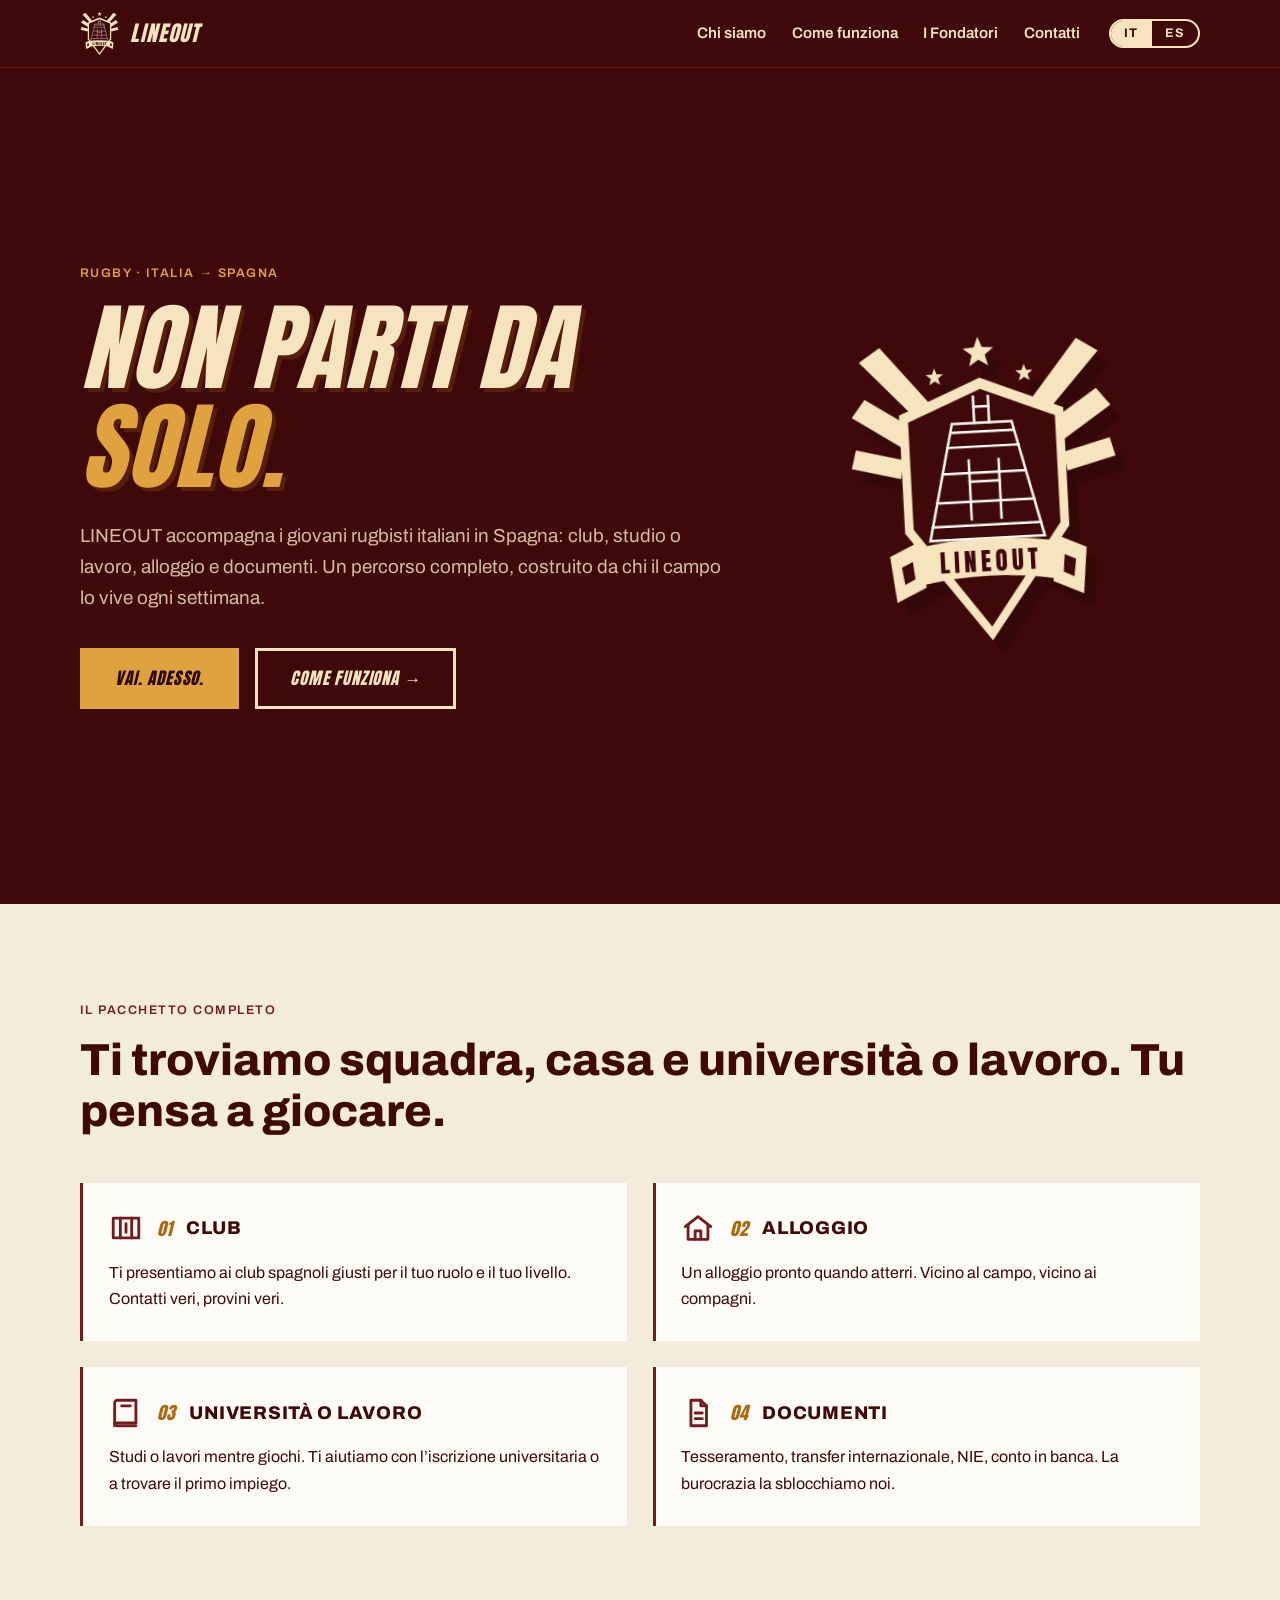
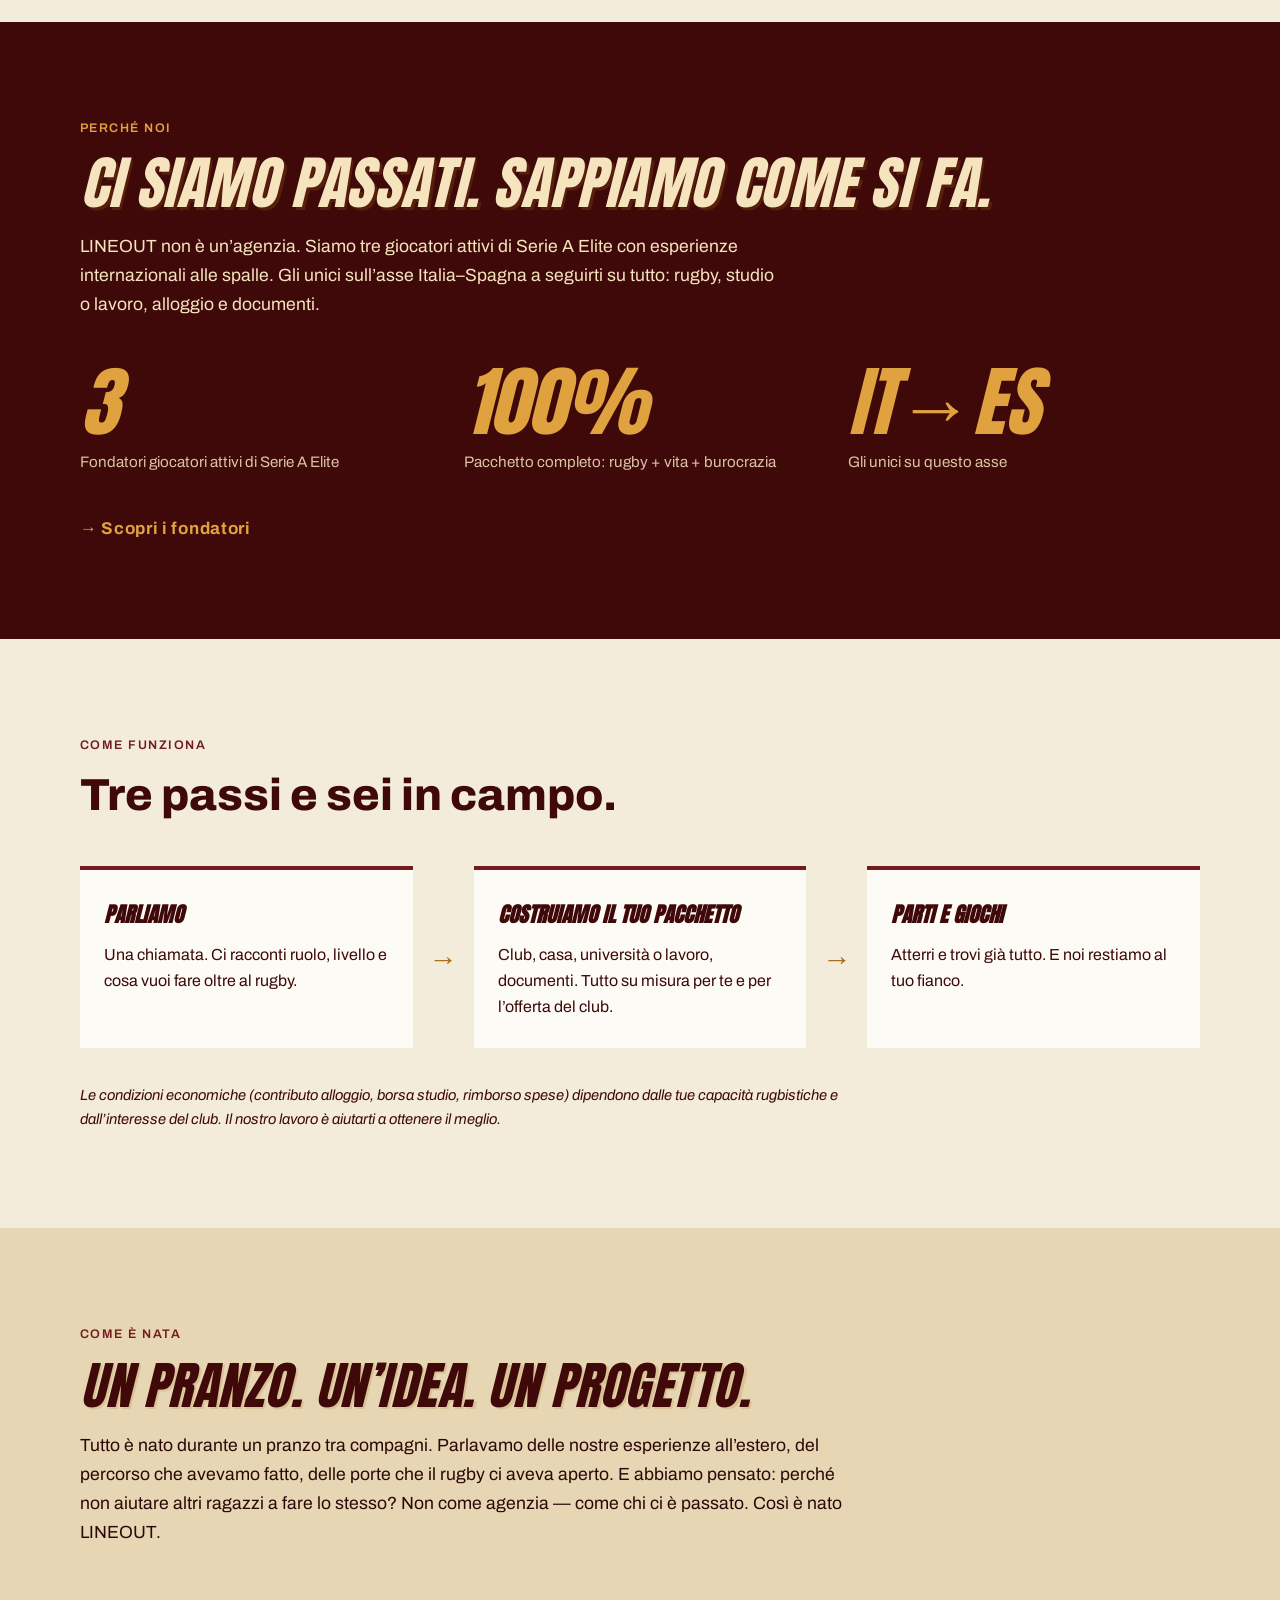
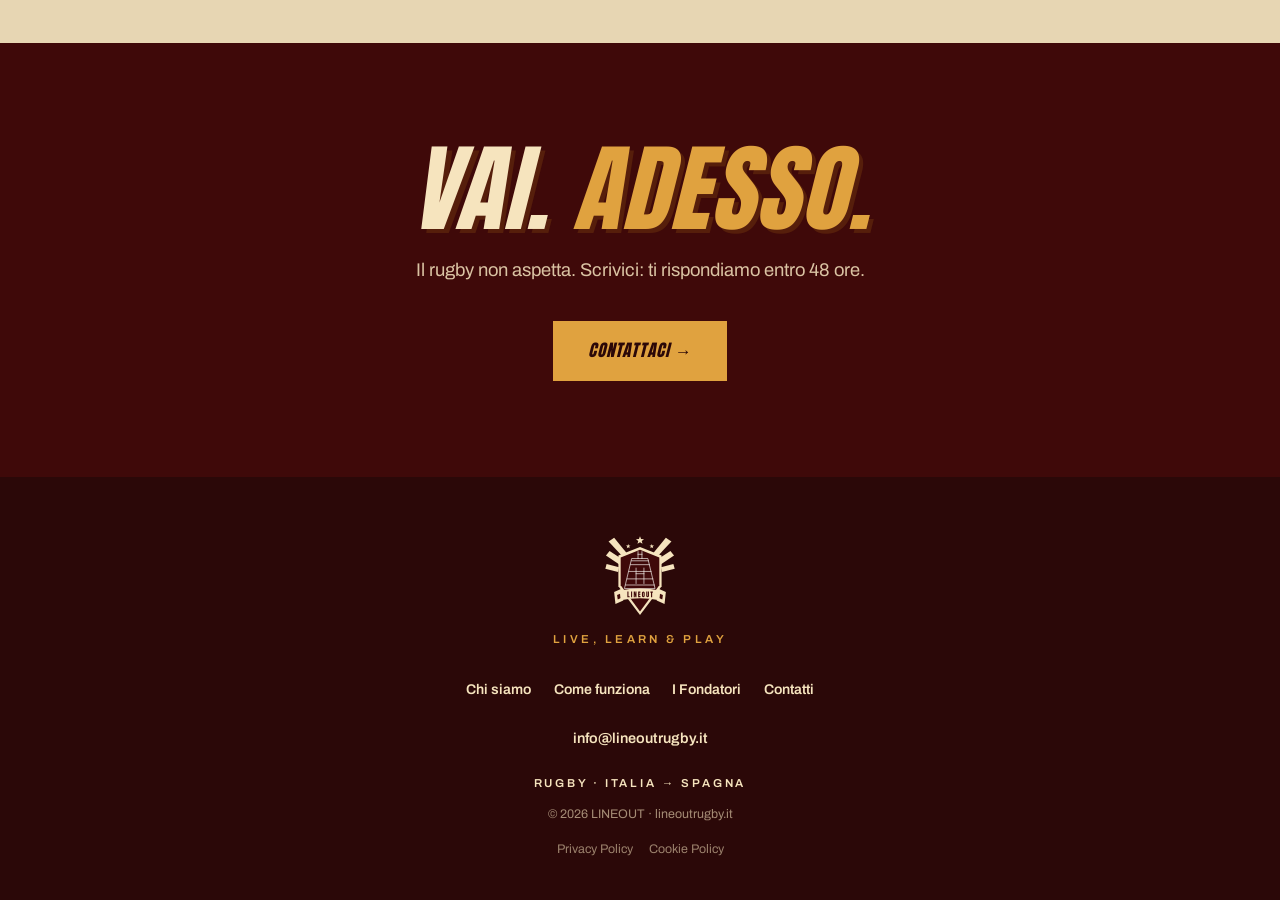
<file: index.html>
<!DOCTYPE html>
<html lang="it" data-lang="it">
<head>
  <script type="text/javascript" src="https://embeds.iubenda.com/widgets/90a6a2e9-57ab-4371-9b48-1da4fa28368f.js"></script>
  <meta charset="UTF-8">
  <meta name="viewport" content="width=device-width, initial-scale=1.0">
  <title data-i18n="home.title">LINEOUT — Non parti da solo. Rugby, Italia → Spagna</title>
  <meta name="description" content="LINEOUT accompagna i giovani rugbisti italiani in Spagna: club, studio o lavoro, alloggio e documenti. Un percorso completo, costruito da chi il campo lo vive ogni settimana.">
  <link rel="canonical" href="https://www.lineoutrugby.it/">
  <meta property="og:type" content="website">
  <meta property="og:site_name" content="LINEOUT">
  <meta property="og:title" content="LINEOUT — Non parti da solo. Rugby, Italia → Spagna">
  <meta property="og:description" content="LINEOUT accompagna i giovani rugbisti italiani in Spagna: club, studio o lavoro, alloggio e documenti. Un percorso completo, costruito da chi il campo lo vive ogni settimana.">
  <meta property="og:url" content="https://www.lineoutrugby.it/">
  <meta property="og:image" content="https://www.lineoutrugby.it/assets/photos/fondatori-coppa.jpg">
  <meta property="og:locale" content="it_IT">
  <meta name="twitter:card" content="summary_large_image">
  <link rel="icon" type="image/svg+xml" href="assets/crest.svg">
  <link rel="preload" href="assets/fonts/anton-latin.woff2" as="font" type="font/woff2" crossorigin>
  <link rel="preload" href="assets/fonts/archivo-latin.woff2" as="font" type="font/woff2" crossorigin>
  <link rel="stylesheet" href="css/style.css">
</head>
<body>

  <header class="site-header">
    <div class="container header-inner">
      <a href="index.html" class="brand">
        <img src="assets/crest.svg" alt="LINEOUT" class="brand-crest">
        <span class="brand-name">LINEOUT</span>
      </a>
      <button class="nav-toggle" id="nav-toggle" aria-expanded="false" aria-controls="nav-wrap" data-i18n-label="nav.menu" aria-label="Apri il menu">
        <span></span><span></span><span></span>
      </button>
      <div class="nav-wrap" id="nav-wrap">
        <nav class="site-nav">
          <a href="index.html#perche-noi" data-i18n="nav.about">Chi siamo</a>
          <a href="come-funziona.html" data-i18n="nav.how">Come funziona</a>
          <a href="fondatori.html" data-i18n="nav.founders">I Fondatori</a>
          <a href="contatti.html" data-i18n="nav.contact">Contatti</a>
        </nav>
        <div class="lang-toggle" role="group" aria-label="Lingua / Idioma">
          <button class="lang-btn active" data-lang="it" aria-pressed="true">IT</button>
          <button class="lang-btn" data-lang="es" aria-pressed="false">ES</button>
        </div>
      </div>
    </div>
  </header>

  <main>

    <!-- HERO -->
    <section class="hero hero-home section-dark">
      <div class="container hero-inner">
        <div class="reveal">
          <p class="kicker kicker-amber" data-i18n="home.kicker">Rugby · Italia → Spagna</p>
          <h1 class="display" data-i18n="home.h1">Non parti da <span class="amber">solo.</span></h1>
          <p class="hero-sub" data-i18n="home.sub">LINEOUT accompagna i giovani rugbisti italiani in Spagna: club, studio o lavoro, alloggio e documenti. Un percorso completo, costruito da chi il campo lo vive ogni settimana.</p>
          <div class="hero-actions">
            <a href="contatti.html" class="btn btn-primary" data-i18n="home.cta1">Vai. Adesso.</a>
            <a href="#come-funziona" class="btn btn-secondary" data-i18n="home.cta2">Come funziona →</a>
          </div>
        </div>
        <div class="hero-crest reveal">
          <img src="assets/crest.svg" data-i18n-alt="home.crest.alt" alt="Stemma LINEOUT: scudo granata con campo da rugby, tre stelle e nastro">
        </div>
      </div>
    </section>

    <!-- COSA FACCIAMO -->
    <section class="section section-carta" id="cosa-facciamo">
      <div class="container">
        <div class="section-head reveal">
          <p class="kicker" data-i18n="home.what.kicker">Il pacchetto completo</p>
          <h2 class="h2" data-i18n="home.what.h2">Ti troviamo squadra, casa e università o lavoro. Tu pensa a giocare.</h2>
        </div>
        <div class="what-grid">
          <article class="what-card reveal">
            <div class="what-card-top">
              <svg viewBox="0 0 24 24" fill="none" stroke-width="2" stroke-linecap="round" stroke-linejoin="round" aria-hidden="true"><rect x="3" y="5" width="18" height="14"/><line x1="8" y1="5" x2="8" y2="19"/><line x1="16" y1="5" x2="16" y2="19"/><line x1="12" y1="9" x2="12" y2="15"/></svg>
              <span class="what-num">01</span>
              <h3 data-i18n="home.what.c1.title">Club</h3>
            </div>
            <p data-i18n="home.what.c1.text">Ti presentiamo ai club spagnoli giusti per il tuo ruolo e il tuo livello. Contatti veri, provini veri.</p>
          </article>
          <article class="what-card reveal">
            <div class="what-card-top">
              <svg viewBox="0 0 24 24" fill="none" stroke-width="2" stroke-linecap="round" stroke-linejoin="round" aria-hidden="true"><path d="M3 11l9-7 9 7"/><path d="M5 10v10h14V10"/><path d="M10 20v-6h4v6"/></svg>
              <span class="what-num">02</span>
              <h3 data-i18n="home.what.c2.title">Alloggio</h3>
            </div>
            <p data-i18n="home.what.c2.text">Un alloggio pronto quando atterri. Vicino al campo, vicino ai compagni.</p>
          </article>
          <article class="what-card reveal">
            <div class="what-card-top">
              <svg viewBox="0 0 24 24" fill="none" stroke-width="2" stroke-linecap="round" stroke-linejoin="round" aria-hidden="true"><path d="M4 19V5a2 2 0 0 1 2-2h13v16H6a2 2 0 0 0-2 2z"/><path d="M4 19a2 2 0 0 0 2 2h13"/><line x1="9" y1="7" x2="15" y2="7"/></svg>
              <span class="what-num">03</span>
              <h3 data-i18n="home.what.c3.title">Università o lavoro</h3>
            </div>
            <p data-i18n="home.what.c3.text">Studi o lavori mentre giochi. Ti aiutiamo con l’iscrizione universitaria o a trovare il primo impiego.</p>
          </article>
          <article class="what-card reveal">
            <div class="what-card-top">
              <svg viewBox="0 0 24 24" fill="none" stroke-width="2" stroke-linecap="round" stroke-linejoin="round" aria-hidden="true"><path d="M7 3h7l4 4v14H7z"/><path d="M14 3v4h4"/><line x1="10" y1="12" x2="15" y2="12"/><line x1="10" y1="16" x2="15" y2="16"/></svg>
              <span class="what-num">04</span>
              <h3 data-i18n="home.what.c4.title">Documenti</h3>
            </div>
            <p data-i18n="home.what.c4.text">Tesseramento, transfer internazionale, NIE, conto in banca. La burocrazia la sblocchiamo noi.</p>
          </article>
        </div>
      </div>
    </section>

    <!-- PERCHÉ NOI -->
    <section class="hero section section-dark" id="perche-noi">
      <div class="container">
        <div class="reveal">
          <p class="kicker kicker-amber" data-i18n="home.why.kicker">Perché noi</p>
          <h2 class="display" style="font-size: clamp(2.2rem, 5vw, 3.6rem);" data-i18n="home.why.h2">Ci siamo passati. Sappiamo come si fa.</h2>
          <p class="lead why-text" data-i18n="home.why.text">LINEOUT non è un’agenzia. Siamo tre giocatori attivi di Serie A Elite con esperienze internazionali alle spalle. Gli unici sull’asse Italia–Spagna a seguirti su tutto: rugby, studio o lavoro, alloggio e documenti.</p>
        </div>
        <div class="stats">
          <div class="reveal">
            <p class="stat-num">3</p>
            <p class="stat-label" data-i18n="home.why.n1.label">Fondatori giocatori attivi di Serie A Elite</p>
          </div>
          <div class="reveal">
            <p class="stat-num">100%</p>
            <p class="stat-label" data-i18n="home.why.n2.label">Pacchetto completo: rugby + vita + burocrazia</p>
          </div>
          <div class="reveal">
            <p class="stat-num">IT→ES</p>
            <p class="stat-label" data-i18n="home.why.n3.label">Gli unici su questo asse</p>
          </div>
        </div>
        <a href="fondatori.html" class="link-arrow reveal" data-i18n="home.why.link">→ Scopri i fondatori</a>
      </div>
    </section>

    <!-- COME FUNZIONA -->
    <section class="section section-carta" id="come-funziona">
      <div class="container">
        <div class="section-head reveal">
          <p class="kicker" data-i18n="home.how.kicker">Come funziona</p>
          <h2 class="h2" data-i18n="home.how.h2">Tre passi e sei in campo.</h2>
        </div>
        <div class="steps-row">
          <article class="step-card reveal">
            <h3 data-i18n="home.how.s1.title">Parliamo</h3>
            <p data-i18n="home.how.s1.text">Una chiamata. Ci racconti ruolo, livello e cosa vuoi fare oltre al rugby.</p>
          </article>
          <span class="step-arrow" aria-hidden="true">→</span>
          <article class="step-card reveal">
            <h3 data-i18n="home.how.s2.title">Costruiamo il tuo pacchetto</h3>
            <p data-i18n="home.how.s2.text">Club, casa, università o lavoro, documenti. Tutto su misura per te e per l’offerta del club.</p>
          </article>
          <span class="step-arrow" aria-hidden="true">→</span>
          <article class="step-card reveal">
            <h3 data-i18n="home.how.s3.title">Parti e giochi</h3>
            <p data-i18n="home.how.s3.text">Atterri e trovi già tutto. E noi restiamo al tuo fianco.</p>
          </article>
        </div>
        <p class="steps-note reveal" data-i18n="home.how.note">Le condizioni economiche (contributo alloggio, borsa studio, rimborso spese) dipendono dalle tue capacità rugbistiche e dall’interesse del club. Il nostro lavoro è aiutarti a ottenere il meglio.</p>
      </div>
    </section>

    <!-- L'IDEA -->
    <section class="section section-sabbia" id="idea">
      <div class="container reveal">
        <p class="kicker" data-i18n="home.idea.kicker">Come è nata</p>
        <h2 class="display display-dark" style="font-size: clamp(2rem, 4.5vw, 3.2rem);" data-i18n="home.idea.h2">Un pranzo. Un’idea. Un progetto.</h2>
        <p class="idea-text" data-i18n="home.idea.text">Tutto è nato durante un pranzo tra compagni. Parlavamo delle nostre esperienze all’estero, del percorso che avevamo fatto, delle porte che il rugby ci aveva aperto. E abbiamo pensato: perché non aiutare altri ragazzi a fare lo stesso? Non come agenzia — come chi ci è passato. Così è nato LINEOUT.</p>
      </div>
    </section>

    <!-- CTA FINALE -->
    <section class="hero section section-dark cta">
      <div class="container reveal">
        <h2 class="display" data-i18n="home.cta.h2">Vai. <span class="amber">Adesso.</span></h2>
        <p class="cta-sub" data-i18n="home.cta.sub">Il rugby non aspetta. Scrivici: ti rispondiamo entro 48 ore.</p>
        <a href="contatti.html" class="btn btn-primary" data-i18n="home.cta.btn">Contattaci →</a>
      </div>
    </section>

  </main>

  <footer class="site-footer">
    <div class="container">
      <img src="assets/crest.svg" alt="" class="footer-crest">
      <p class="footer-tagline">Live, Learn &amp; Play</p>
      <nav class="footer-nav">
        <a href="index.html#perche-noi" data-i18n="nav.about">Chi siamo</a>
        <a href="come-funziona.html" data-i18n="nav.how">Come funziona</a>
        <a href="fondatori.html" data-i18n="nav.founders">I Fondatori</a>
        <a href="contatti.html" data-i18n="nav.contact">Contatti</a>
      </nav>
      <a class="footer-email" href="mailto:info@lineoutrugby.it">info@lineoutrugby.it</a>
      <p class="footer-line" data-i18n="footer.line">Rugby · Italia → Spagna</p>
      <p class="footer-copy" data-i18n="footer.copy">© 2026 LINEOUT · lineoutrugby.it</p>
      <div class="footer-legal">
        <a href="https://www.iubenda.com/privacy-policy/45017951" class="iubenda-white iubenda-noiframe iubenda-embed" title="Privacy Policy">Privacy Policy</a>
        <a href="https://www.iubenda.com/privacy-policy/45017951/cookie-policy" class="iubenda-white iubenda-noiframe iubenda-embed" title="Cookie Policy">Cookie Policy</a>
      </div>
    </div>
  </footer>

  <script src="js/i18n.js"></script>
  <script type="text/javascript">(function (w,d) {var loader = function () {var s = d.createElement("script"), tag = d.getElementsByTagName("script")[0]; s.src="https://cdn.iubenda.com/iubenda.js"; tag.parentNode.insertBefore(s,tag);}; if(w.addEventListener){w.addEventListener("load", loader, false);}else if(w.attachEvent){w.attachEvent("onload", loader);}else{w.onload = loader;}})(window, document);</script>
</body>
</html>
</file>
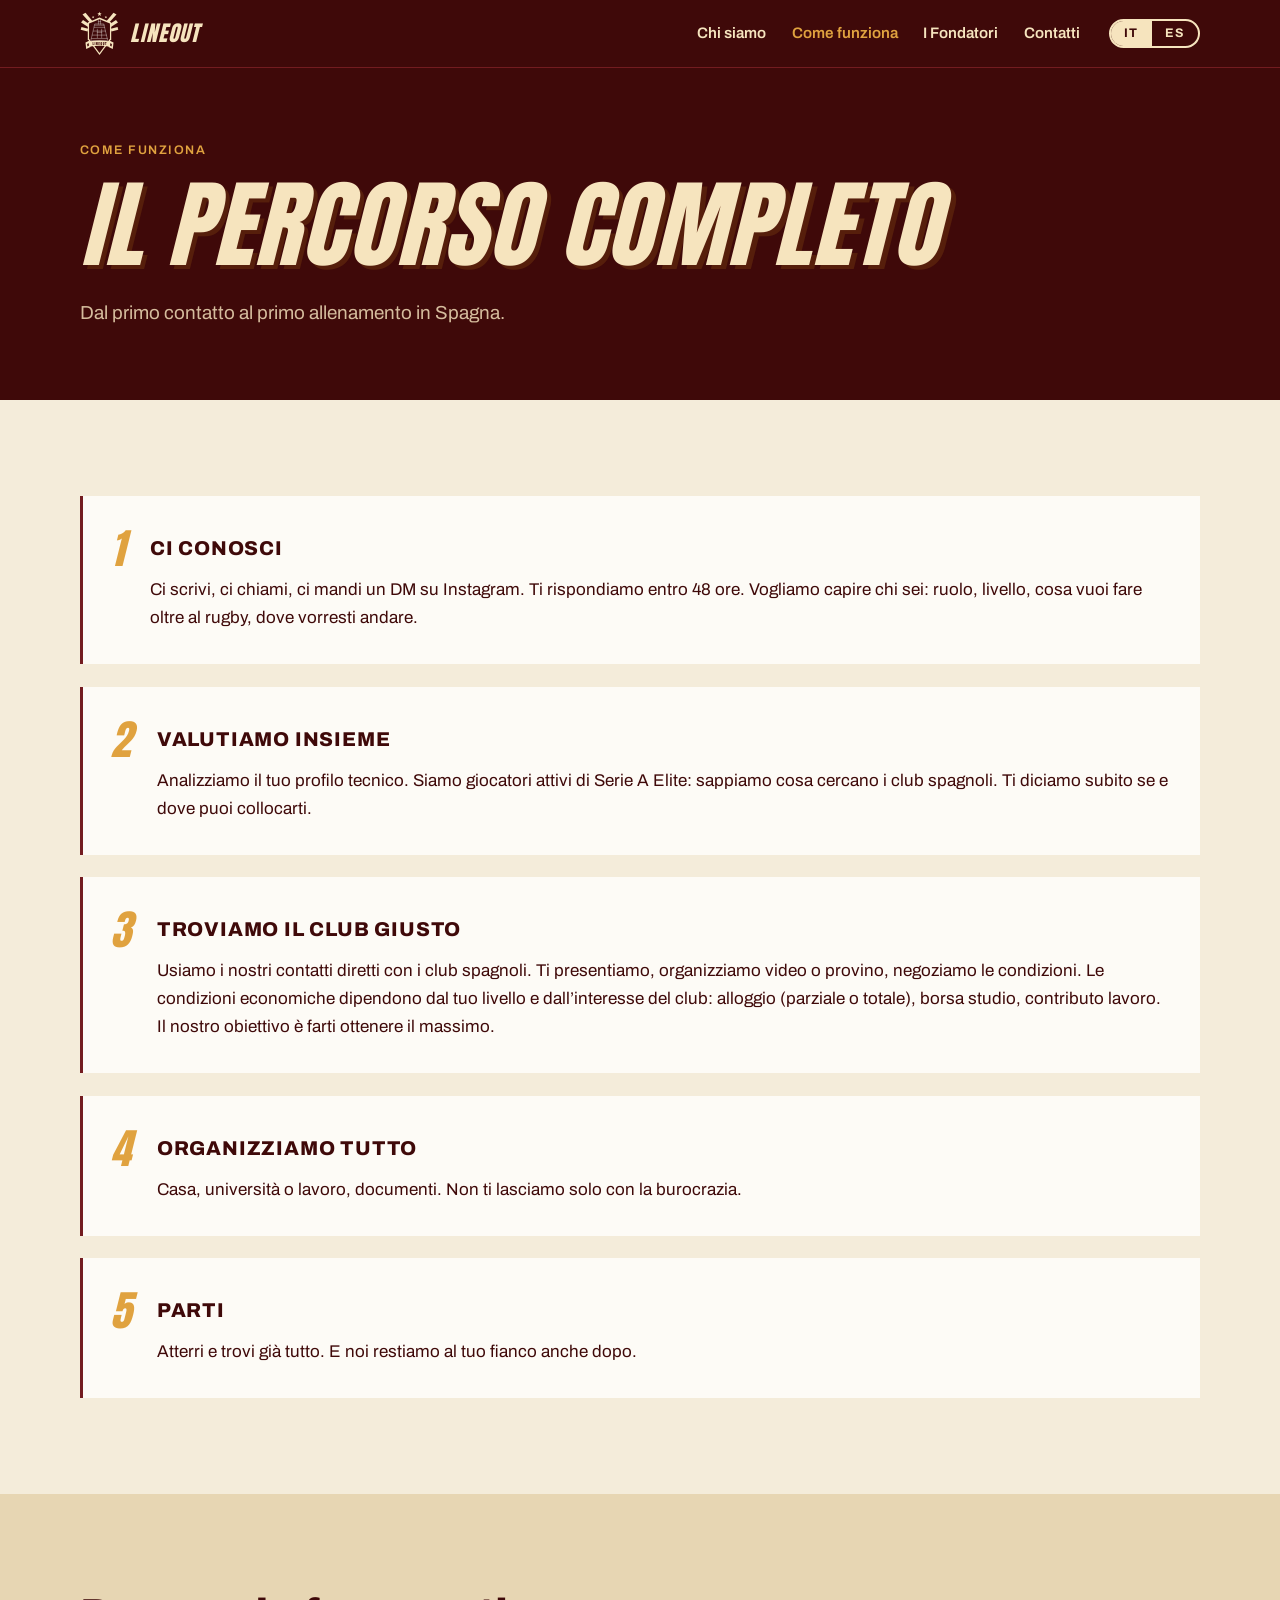
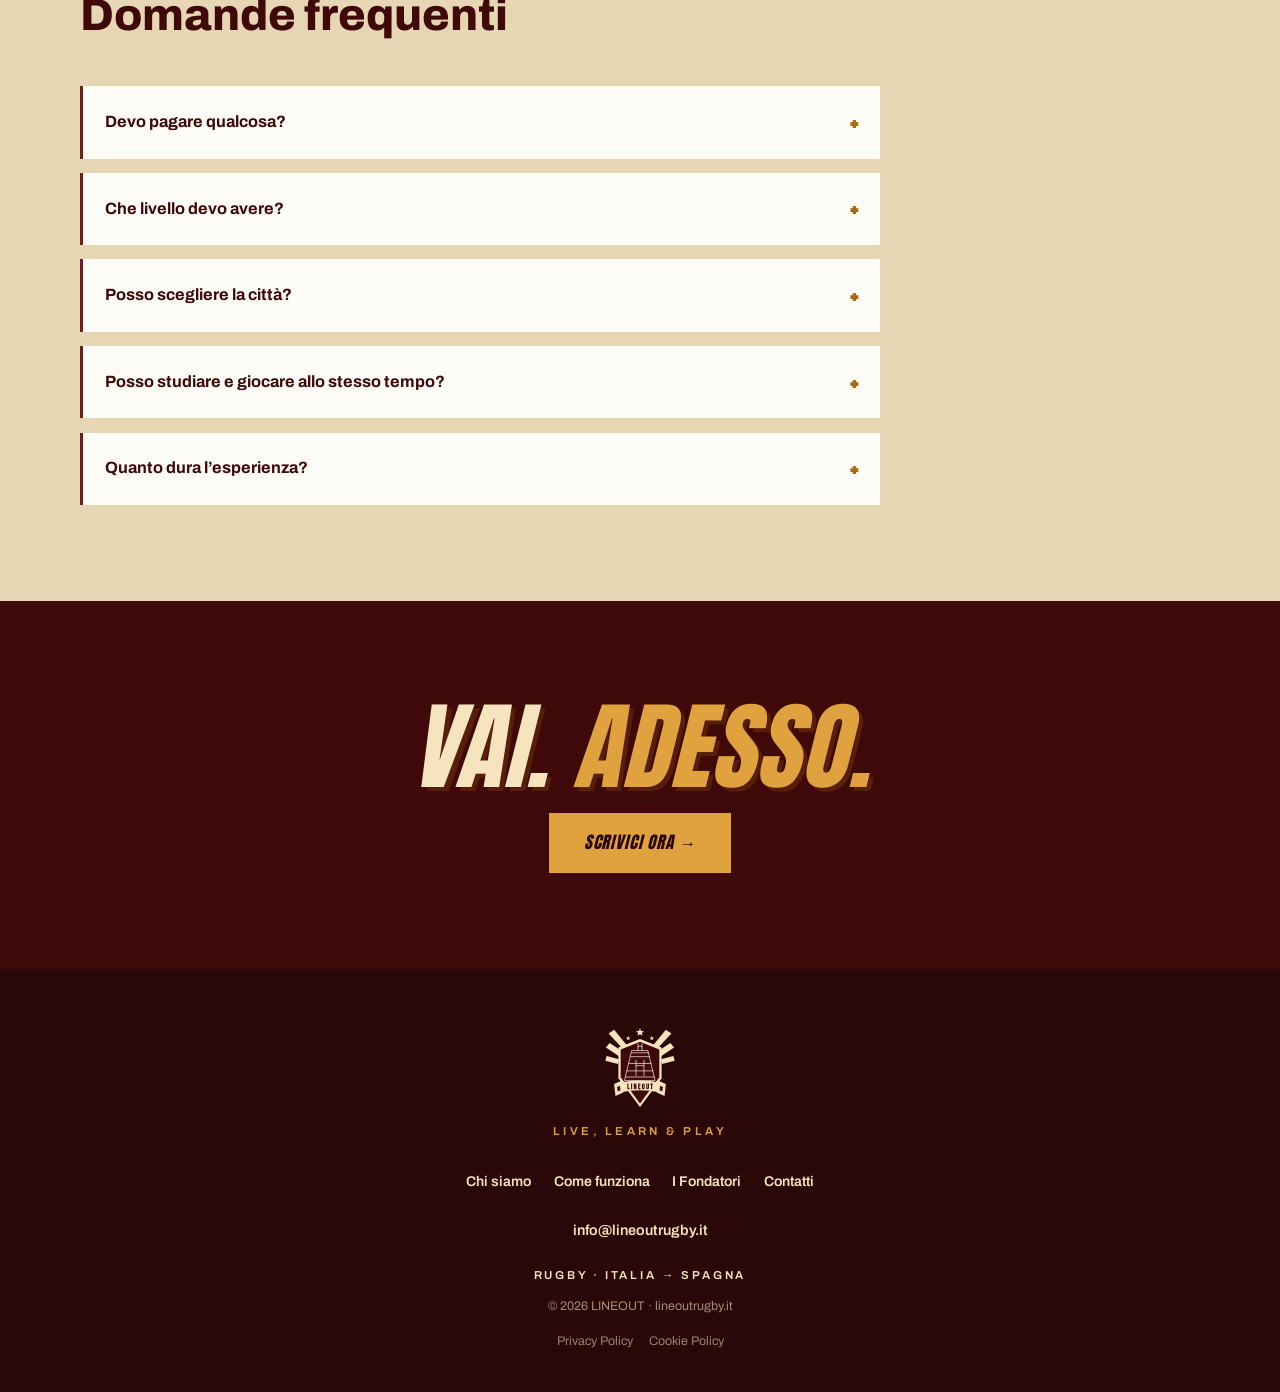
<file: come-funziona.html>
<!DOCTYPE html>
<html lang="it" data-lang="it">
<head>
  <script type="text/javascript" src="https://embeds.iubenda.com/widgets/90a6a2e9-57ab-4371-9b48-1da4fa28368f.js"></script>
  <meta charset="UTF-8">
  <meta name="viewport" content="width=device-width, initial-scale=1.0">
  <title data-i18n="how.title">Come funziona — LINEOUT</title>
  <meta name="description" content="Il percorso completo LINEOUT: dal primo contatto al primo allenamento in Spagna. Cinque passi, zero burocrazia lasciata a te.">
  <link rel="canonical" href="https://www.lineoutrugby.it/come-funziona.html">
  <meta property="og:type" content="website">
  <meta property="og:site_name" content="LINEOUT">
  <meta property="og:title" content="Come funziona — LINEOUT">
  <meta property="og:description" content="Il percorso completo LINEOUT: dal primo contatto al primo allenamento in Spagna. Cinque passi, zero burocrazia lasciata a te.">
  <meta property="og:url" content="https://www.lineoutrugby.it/come-funziona.html">
  <meta property="og:image" content="https://www.lineoutrugby.it/assets/photos/fondatori-coppa.jpg">
  <meta property="og:locale" content="it_IT">
  <meta name="twitter:card" content="summary_large_image">
  <link rel="icon" type="image/svg+xml" href="assets/crest.svg">
  <link rel="preload" href="assets/fonts/anton-latin.woff2" as="font" type="font/woff2" crossorigin>
  <link rel="preload" href="assets/fonts/archivo-latin.woff2" as="font" type="font/woff2" crossorigin>
  <link rel="stylesheet" href="css/style.css">
</head>
<body>

  <header class="site-header">
    <div class="container header-inner">
      <a href="index.html" class="brand">
        <img src="assets/crest.svg" alt="LINEOUT" class="brand-crest">
        <span class="brand-name">LINEOUT</span>
      </a>
      <button class="nav-toggle" id="nav-toggle" aria-expanded="false" aria-controls="nav-wrap" data-i18n-label="nav.menu" aria-label="Apri il menu">
        <span></span><span></span><span></span>
      </button>
      <div class="nav-wrap" id="nav-wrap">
        <nav class="site-nav">
          <a href="index.html#perche-noi" data-i18n="nav.about">Chi siamo</a>
          <a href="come-funziona.html" aria-current="page" data-i18n="nav.how">Come funziona</a>
          <a href="fondatori.html" data-i18n="nav.founders">I Fondatori</a>
          <a href="contatti.html" data-i18n="nav.contact">Contatti</a>
        </nav>
        <div class="lang-toggle" role="group" aria-label="Lingua / Idioma">
          <button class="lang-btn active" data-lang="it" aria-pressed="true">IT</button>
          <button class="lang-btn" data-lang="es" aria-pressed="false">ES</button>
        </div>
      </div>
    </div>
  </header>

  <main>

    <!-- HERO -->
    <section class="hero hero-page section-dark">
      <div class="container reveal">
        <p class="kicker kicker-amber" data-i18n="nav.how">Come funziona</p>
        <h1 class="display" data-i18n="how.h1">Il percorso completo</h1>
        <p class="hero-sub" data-i18n="how.sub">Dal primo contatto al primo allenamento in Spagna.</p>
      </div>
    </section>

    <!-- STEP DETTAGLIATI -->
    <section class="section section-carta">
      <div class="container">
        <div class="bigsteps">
          <article class="bigstep reveal">
            <span class="bigstep-num" aria-hidden="true">1</span>
            <h3 data-i18n="how.s1.title">Ci conosci</h3>
            <p data-i18n="how.s1.text">Ci scrivi, ci chiami, ci mandi un DM su Instagram. Ti rispondiamo entro 48 ore. Vogliamo capire chi sei: ruolo, livello, cosa vuoi fare oltre al rugby, dove vorresti andare.</p>
          </article>
          <article class="bigstep reveal">
            <span class="bigstep-num" aria-hidden="true">2</span>
            <h3 data-i18n="how.s2.title">Valutiamo insieme</h3>
            <p data-i18n="how.s2.text">Analizziamo il tuo profilo tecnico. Siamo giocatori attivi di Serie A Elite: sappiamo cosa cercano i club spagnoli. Ti diciamo subito se e dove puoi collocarti.</p>
          </article>
          <article class="bigstep reveal">
            <span class="bigstep-num" aria-hidden="true">3</span>
            <h3 data-i18n="how.s3.title">Troviamo il club giusto</h3>
            <p data-i18n="how.s3.text">Usiamo i nostri contatti diretti con i club spagnoli. Ti presentiamo, organizziamo video o provino, negoziamo le condizioni. Le condizioni economiche dipendono dal tuo livello e dall’interesse del club: alloggio (parziale o totale), borsa studio, contributo lavoro. Il nostro obiettivo è farti ottenere il massimo.</p>
          </article>
          <article class="bigstep reveal">
            <span class="bigstep-num" aria-hidden="true">4</span>
            <h3 data-i18n="how.s4.title">Organizziamo tutto</h3>
            <p data-i18n="how.s4.text">Casa, università o lavoro, documenti. Non ti lasciamo solo con la burocrazia.</p>
          </article>
          <article class="bigstep reveal">
            <span class="bigstep-num" aria-hidden="true">5</span>
            <h3 data-i18n="how.s5.title">Parti</h3>
            <p data-i18n="how.s5.text">Atterri e trovi già tutto. E noi restiamo al tuo fianco anche dopo.</p>
          </article>
        </div>
      </div>
    </section>

    <!-- FAQ -->
    <section class="section section-sabbia">
      <div class="container">
        <div class="section-head reveal">
          <h2 class="h2" data-i18n="how.faq.title">Domande frequenti</h2>
        </div>
        <div class="faq-list">
          <details class="faq reveal">
            <summary data-i18n="how.faq.q1">Devo pagare qualcosa?</summary>
            <p data-i18n="how.faq.a1">Il nostro servizio ha un costo. I dettagli dipendono dal tipo di pacchetto. Scrivici e ne parliamo senza impegno.</p>
          </details>
          <details class="faq reveal">
            <summary data-i18n="how.faq.q2">Che livello devo avere?</summary>
            <p data-i18n="how.faq.a2">Serie A, B o una storia nelle giovanili federali. Se hai dubbi, scrivici: valutiamo insieme.</p>
          </details>
          <details class="faq reveal">
            <summary data-i18n="how.faq.q3">Posso scegliere la città?</summary>
            <p data-i18n="how.faq.a3">Sì, lo discutiamo durante la valutazione. Dipende dai club con cui abbiamo contatti attivi in quel momento.</p>
          </details>
          <details class="faq reveal">
            <summary data-i18n="how.faq.q4">Posso studiare e giocare allo stesso tempo?</summary>
            <p data-i18n="how.faq.a4">È esattamente quello che proponiamo. Università spagnola o lavoro part-time: ti aiutiamo in entrambi i casi.</p>
          </details>
          <details class="faq reveal">
            <summary data-i18n="how.faq.q5">Quanto dura l’esperienza?</summary>
            <p data-i18n="how.faq.a5">Minimo una stagione (circa 9–10 mesi). Ma chi parte spesso resta più a lungo.</p>
          </details>
        </div>
      </div>
    </section>

    <!-- CTA -->
    <section class="hero section section-dark cta">
      <div class="container reveal">
        <h2 class="display" data-i18n="how.cta.h2">Vai. <span class="amber">Adesso.</span></h2>
        <a href="contatti.html" class="btn btn-primary" data-i18n="how.cta.btn">Scrivici ora →</a>
      </div>
    </section>

  </main>

  <footer class="site-footer">
    <div class="container">
      <img src="assets/crest.svg" alt="" class="footer-crest">
      <p class="footer-tagline">Live, Learn &amp; Play</p>
      <nav class="footer-nav">
        <a href="index.html#perche-noi" data-i18n="nav.about">Chi siamo</a>
        <a href="come-funziona.html" data-i18n="nav.how">Come funziona</a>
        <a href="fondatori.html" data-i18n="nav.founders">I Fondatori</a>
        <a href="contatti.html" data-i18n="nav.contact">Contatti</a>
      </nav>
      <a class="footer-email" href="mailto:info@lineoutrugby.it">info@lineoutrugby.it</a>
      <p class="footer-line" data-i18n="footer.line">Rugby · Italia → Spagna</p>
      <p class="footer-copy" data-i18n="footer.copy">© 2026 LINEOUT · lineoutrugby.it</p>
      <div class="footer-legal">
        <a href="https://www.iubenda.com/privacy-policy/45017951" class="iubenda-white iubenda-noiframe iubenda-embed" title="Privacy Policy">Privacy Policy</a>
        <a href="https://www.iubenda.com/privacy-policy/45017951/cookie-policy" class="iubenda-white iubenda-noiframe iubenda-embed" title="Cookie Policy">Cookie Policy</a>
      </div>
    </div>
  </footer>

  <script src="js/i18n.js"></script>
  <script type="text/javascript">(function (w,d) {var loader = function () {var s = d.createElement("script"), tag = d.getElementsByTagName("script")[0]; s.src="https://cdn.iubenda.com/iubenda.js"; tag.parentNode.insertBefore(s,tag);}; if(w.addEventListener){w.addEventListener("load", loader, false);}else if(w.attachEvent){w.attachEvent("onload", loader);}else{w.onload = loader;}})(window, document);</script>
</body>
</html>
</file>
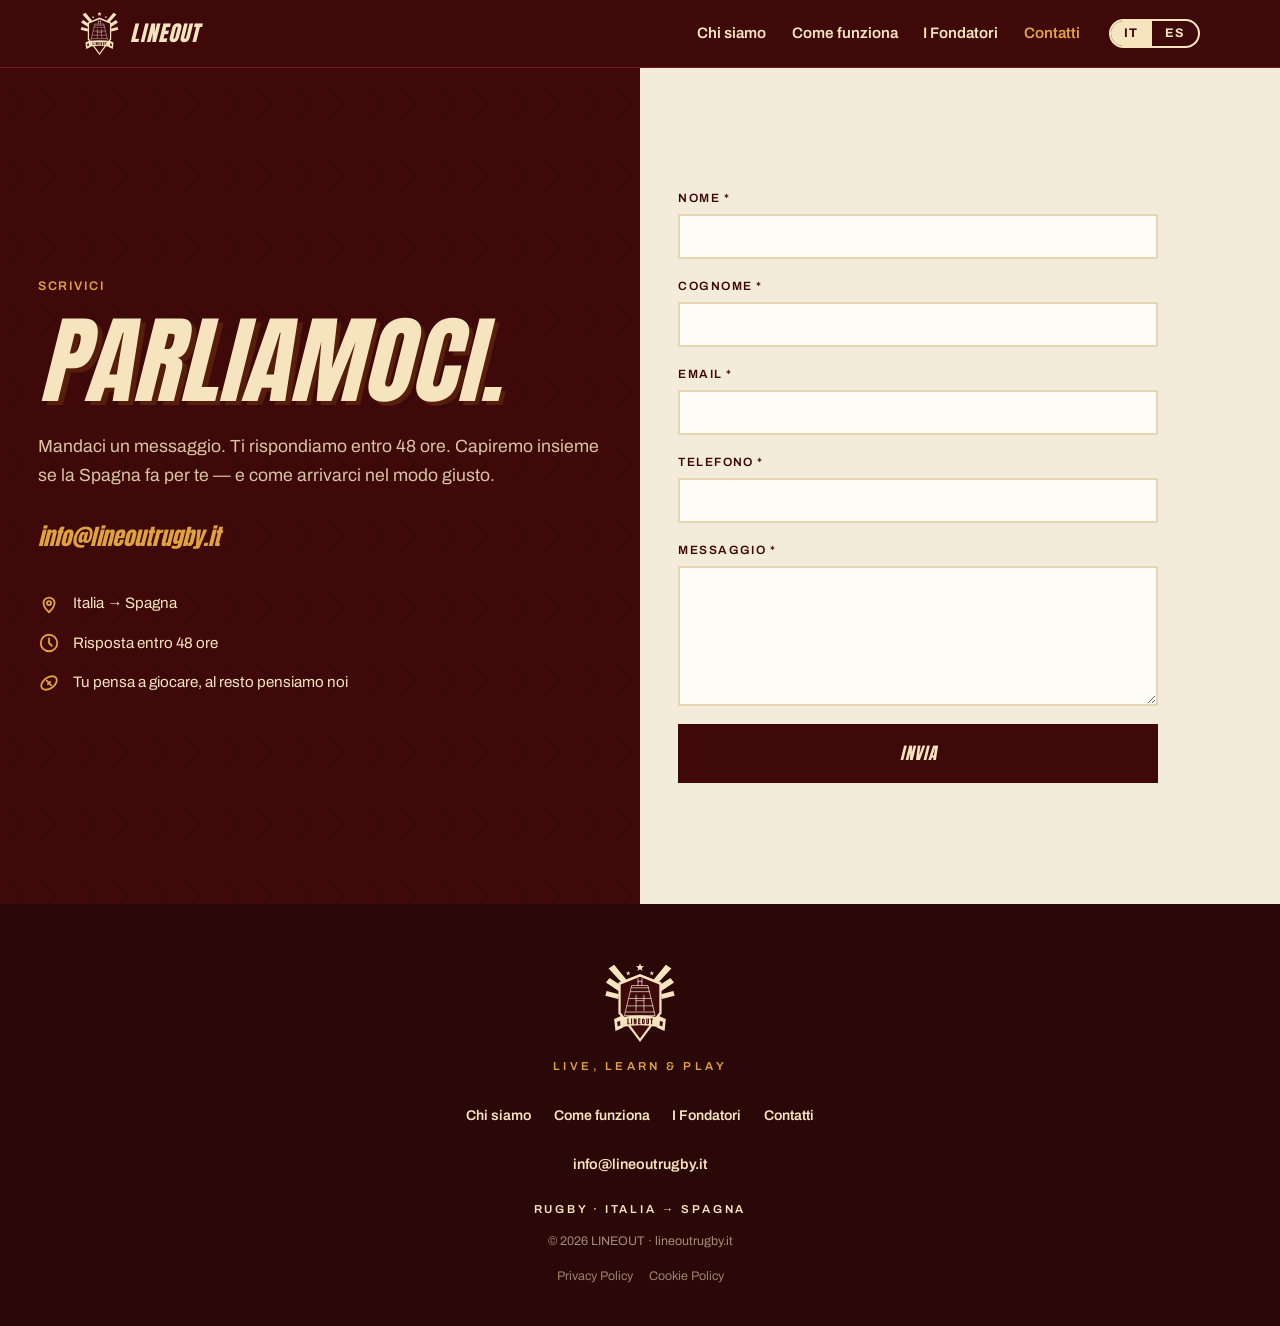
<file: contatti.html>
<!DOCTYPE html>
<html lang="it" data-lang="it">
<head>
  <script type="text/javascript" src="https://embeds.iubenda.com/widgets/90a6a2e9-57ab-4371-9b48-1da4fa28368f.js"></script>
  <meta charset="UTF-8">
  <meta name="viewport" content="width=device-width, initial-scale=1.0">
  <title data-i18n="contact.title">Contatti — LINEOUT</title>
  <meta name="description" content="Scrivi a LINEOUT: ti rispondiamo entro 48 ore. Capiremo insieme se la Spagna fa per te — e come arrivarci nel modo giusto.">
  <link rel="canonical" href="https://www.lineoutrugby.it/contatti.html">
  <meta property="og:type" content="website">
  <meta property="og:site_name" content="LINEOUT">
  <meta property="og:title" content="Contatti — LINEOUT">
  <meta property="og:description" content="Scrivi a LINEOUT: ti rispondiamo entro 48 ore. Capiremo insieme se la Spagna fa per te — e come arrivarci nel modo giusto.">
  <meta property="og:url" content="https://www.lineoutrugby.it/contatti.html">
  <meta property="og:image" content="https://www.lineoutrugby.it/assets/photos/fondatori-coppa.jpg">
  <meta property="og:locale" content="it_IT">
  <meta name="twitter:card" content="summary_large_image">
  <link rel="icon" type="image/svg+xml" href="assets/crest.svg">
  <link rel="preload" href="assets/fonts/anton-latin.woff2" as="font" type="font/woff2" crossorigin>
  <link rel="preload" href="assets/fonts/archivo-latin.woff2" as="font" type="font/woff2" crossorigin>
  <link rel="stylesheet" href="css/style.css">
</head>
<body>

  <header class="site-header">
    <div class="container header-inner">
      <a href="index.html" class="brand">
        <img src="assets/crest.svg" alt="LINEOUT" class="brand-crest">
        <span class="brand-name">LINEOUT</span>
      </a>
      <button class="nav-toggle" id="nav-toggle" aria-expanded="false" aria-controls="nav-wrap" data-i18n-label="nav.menu" aria-label="Apri il menu">
        <span></span><span></span><span></span>
      </button>
      <div class="nav-wrap" id="nav-wrap">
        <nav class="site-nav">
          <a href="index.html#perche-noi" data-i18n="nav.about">Chi siamo</a>
          <a href="come-funziona.html" data-i18n="nav.how">Come funziona</a>
          <a href="fondatori.html" data-i18n="nav.founders">I Fondatori</a>
          <a href="contatti.html" aria-current="page" data-i18n="nav.contact">Contatti</a>
        </nav>
        <div class="lang-toggle" role="group" aria-label="Lingua / Idioma">
          <button class="lang-btn active" data-lang="it" aria-pressed="true">IT</button>
          <button class="lang-btn" data-lang="es" aria-pressed="false">ES</button>
        </div>
      </div>
    </div>
  </header>

  <main>
    <div class="contact-split">

      <div class="contact-left">
        <div class="reveal">
          <p class="kicker kicker-amber" data-i18n="contact.kicker">Scrivici</p>
          <h1 class="display" data-i18n="contact.h1">Parliamoci.</h1>
          <p class="lead" data-i18n="contact.text">Mandaci un messaggio. Ti rispondiamo entro 48 ore. Capiremo insieme se la Spagna fa per te — e come arrivarci nel modo giusto.</p>
          <a class="contact-email" href="mailto:info@lineoutrugby.it">info@lineoutrugby.it</a>
          <div class="contact-infos">
            <p class="contact-info">
              <svg viewBox="0 0 24 24" fill="none" stroke-width="2" stroke-linecap="round" stroke-linejoin="round" aria-hidden="true"><path d="M12 21s-6-5.2-6-10a6 6 0 1 1 12 0c0 4.8-6 10-6 10z"/><circle cx="12" cy="11" r="2.2"/></svg>
              <span data-i18n="contact.info1">Italia → Spagna</span>
            </p>
            <p class="contact-info">
              <svg viewBox="0 0 24 24" fill="none" stroke-width="2" stroke-linecap="round" stroke-linejoin="round" aria-hidden="true"><circle cx="12" cy="12" r="9"/><path d="M12 7v5l3 3"/></svg>
              <span data-i18n="contact.info2">Risposta entro 48 ore</span>
            </p>
            <p class="contact-info">
              <svg viewBox="0 0 24 24" fill="none" stroke-width="2" stroke-linecap="round" stroke-linejoin="round" aria-hidden="true"><ellipse cx="12" cy="12" rx="9.5" ry="6" transform="rotate(-35 12 12)"/><path d="M9.5 9.5l5 5M10.8 13.2l1.2-1.2M12 12l1.2-1.2"/></svg>
              <span data-i18n="contact.info3">Tu pensa a giocare, al resto pensiamo noi</span>
            </p>
          </div>
        </div>
      </div>

      <div class="contact-right">
        <form class="contact-form reveal" action="https://formspree.io/f/meewlngz" method="POST">
          <div class="field">
            <label for="f-nome" data-i18n="contact.form.name">Nome *</label>
            <input id="f-nome" name="nome" type="text" autocomplete="given-name" required>
          </div>
          <div class="field">
            <label for="f-cognome" data-i18n="contact.form.surname">Cognome *</label>
            <input id="f-cognome" name="cognome" type="text" autocomplete="family-name" required>
          </div>
          <div class="field">
            <label for="f-email" data-i18n="contact.form.email">Email *</label>
            <input id="f-email" name="email" type="email" autocomplete="email" required>
          </div>
          <div class="field">
            <label for="f-telefono" data-i18n="contact.form.phone">Telefono *</label>
            <input id="f-telefono" name="telefono" type="tel" autocomplete="tel" required>
          </div>
          <div class="field">
            <label for="f-messaggio" data-i18n="contact.form.message">Messaggio *</label>
            <textarea id="f-messaggio" name="messaggio" required></textarea>
          </div>
          <p class="form-error" id="form-error" hidden data-i18n="contact.form.error">Qualcosa è andato storto. Riprova, oppure scrivici direttamente a info@lineoutrugby.it.</p>
          <button type="submit" class="btn btn-granata" data-i18n="contact.form.submit">Invia</button>
        </form>
      </div>

    </div>
  </main>

  <footer class="site-footer">
    <div class="container">
      <img src="assets/crest.svg" alt="" class="footer-crest">
      <p class="footer-tagline">Live, Learn &amp; Play</p>
      <nav class="footer-nav">
        <a href="index.html#perche-noi" data-i18n="nav.about">Chi siamo</a>
        <a href="come-funziona.html" data-i18n="nav.how">Come funziona</a>
        <a href="fondatori.html" data-i18n="nav.founders">I Fondatori</a>
        <a href="contatti.html" data-i18n="nav.contact">Contatti</a>
      </nav>
      <a class="footer-email" href="mailto:info@lineoutrugby.it">info@lineoutrugby.it</a>
      <p class="footer-line" data-i18n="footer.line">Rugby · Italia → Spagna</p>
      <p class="footer-copy" data-i18n="footer.copy">© 2026 LINEOUT · lineoutrugby.it</p>
      <div class="footer-legal">
        <a href="https://www.iubenda.com/privacy-policy/45017951" class="iubenda-white iubenda-noiframe iubenda-embed" title="Privacy Policy">Privacy Policy</a>
        <a href="https://www.iubenda.com/privacy-policy/45017951/cookie-policy" class="iubenda-white iubenda-noiframe iubenda-embed" title="Cookie Policy">Cookie Policy</a>
      </div>
    </div>
  </footer>

  <script src="js/i18n.js"></script>
  <script type="text/javascript">(function (w,d) {var loader = function () {var s = d.createElement("script"), tag = d.getElementsByTagName("script")[0]; s.src="https://cdn.iubenda.com/iubenda.js"; tag.parentNode.insertBefore(s,tag);}; if(w.addEventListener){w.addEventListener("load", loader, false);}else if(w.attachEvent){w.attachEvent("onload", loader);}else{w.onload = loader;}})(window, document);</script>
</body>
</html>
</file>
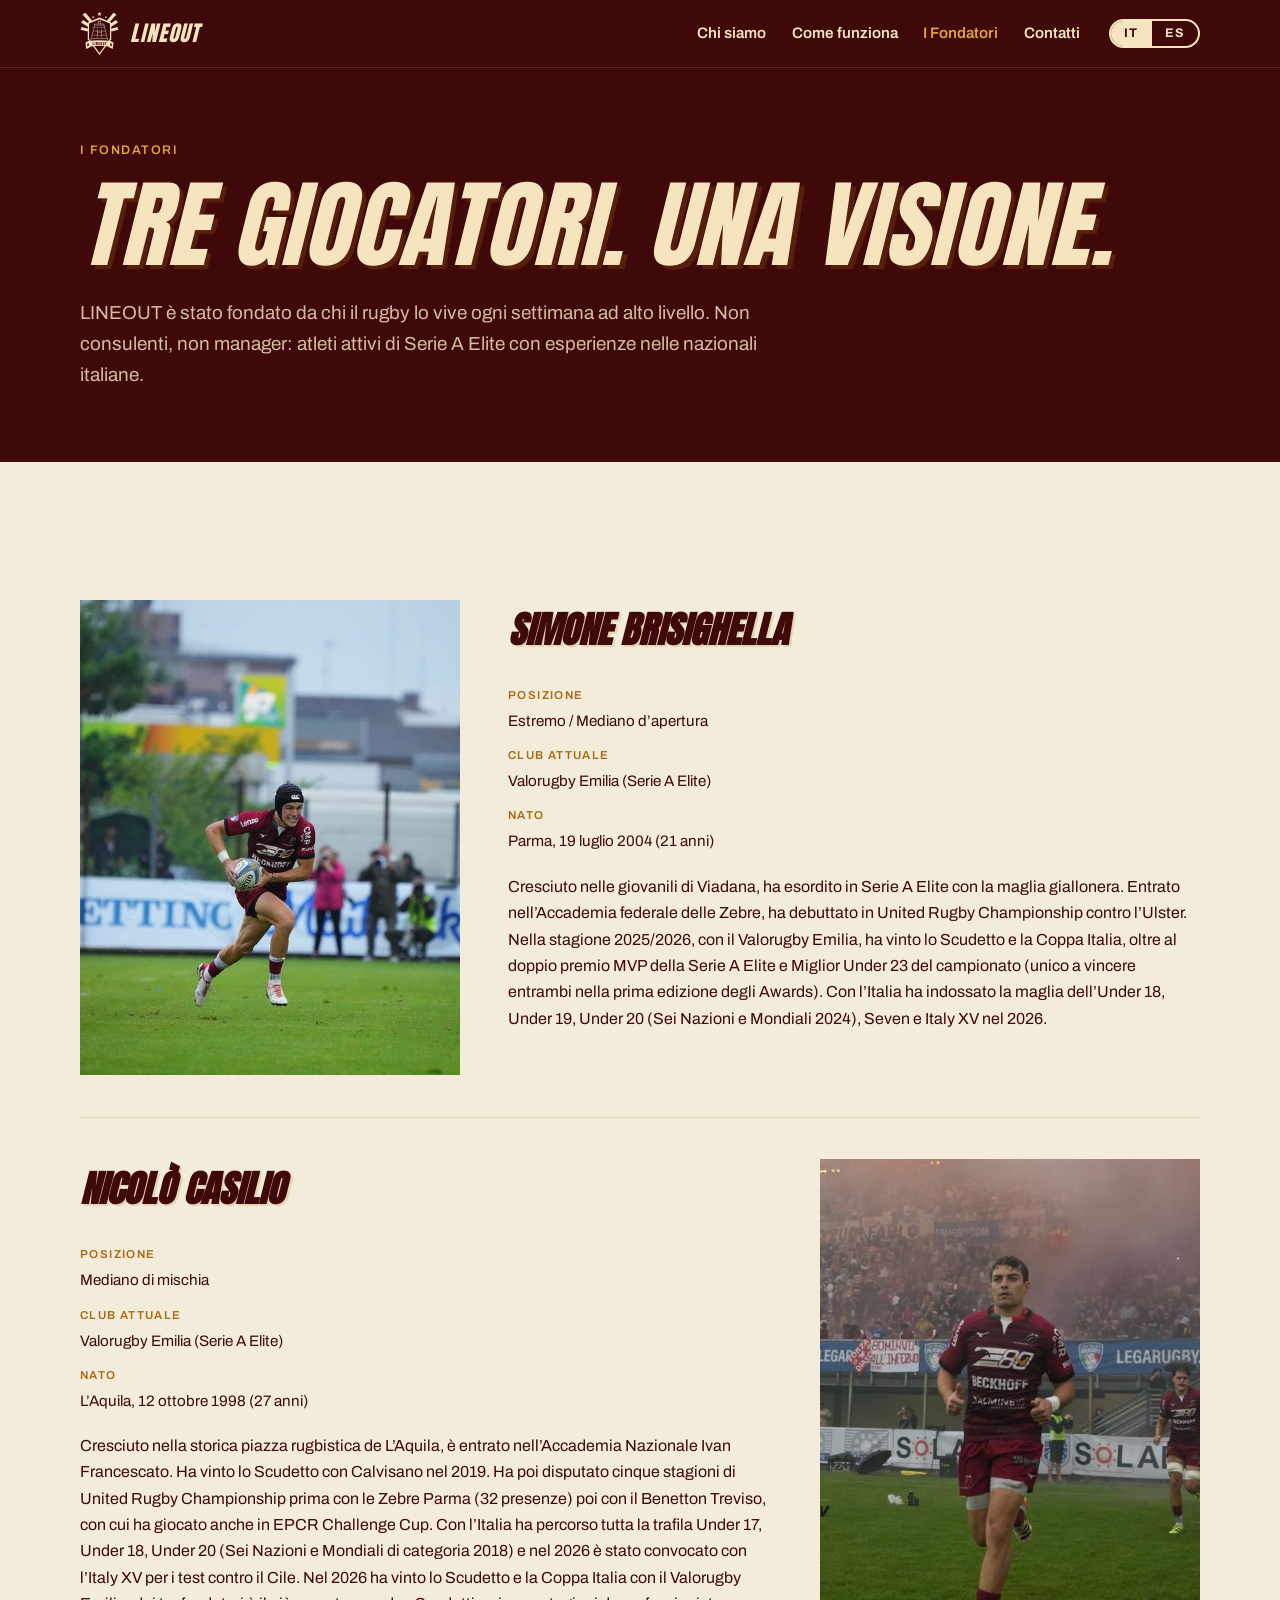
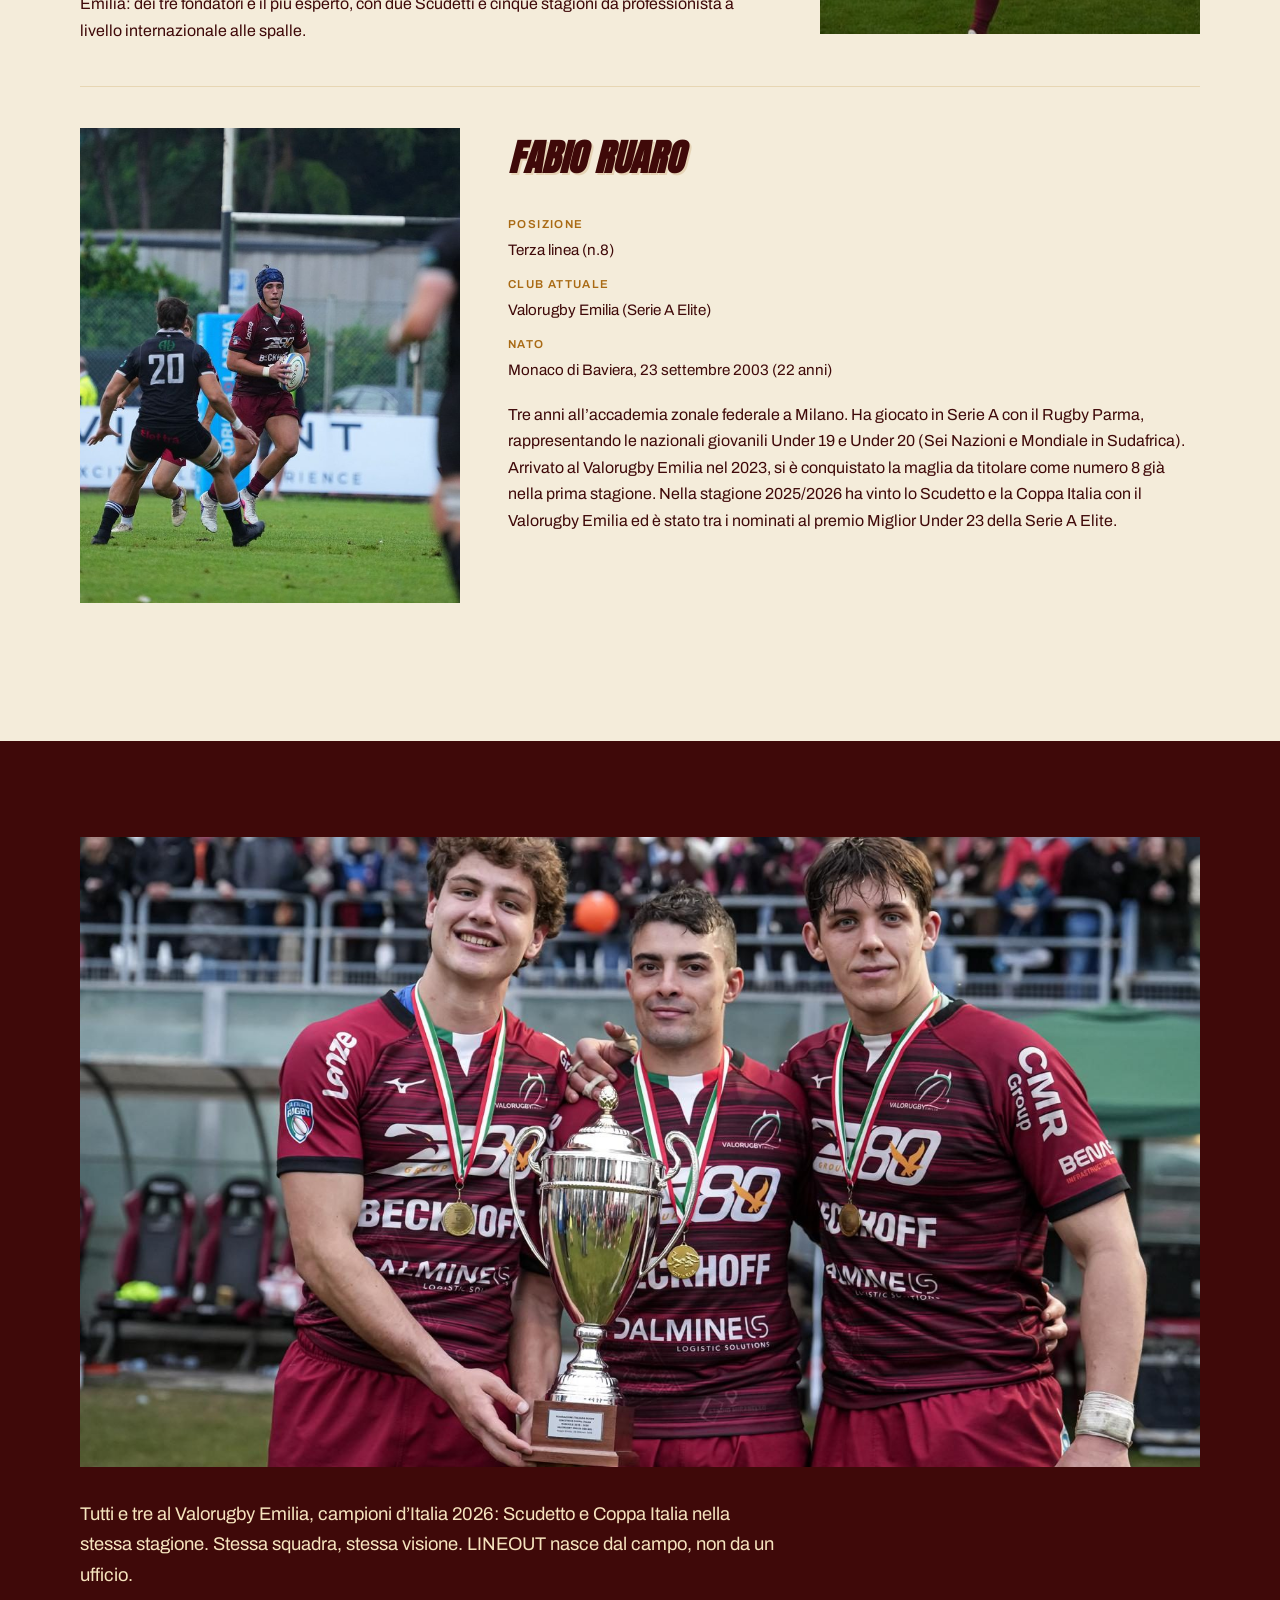
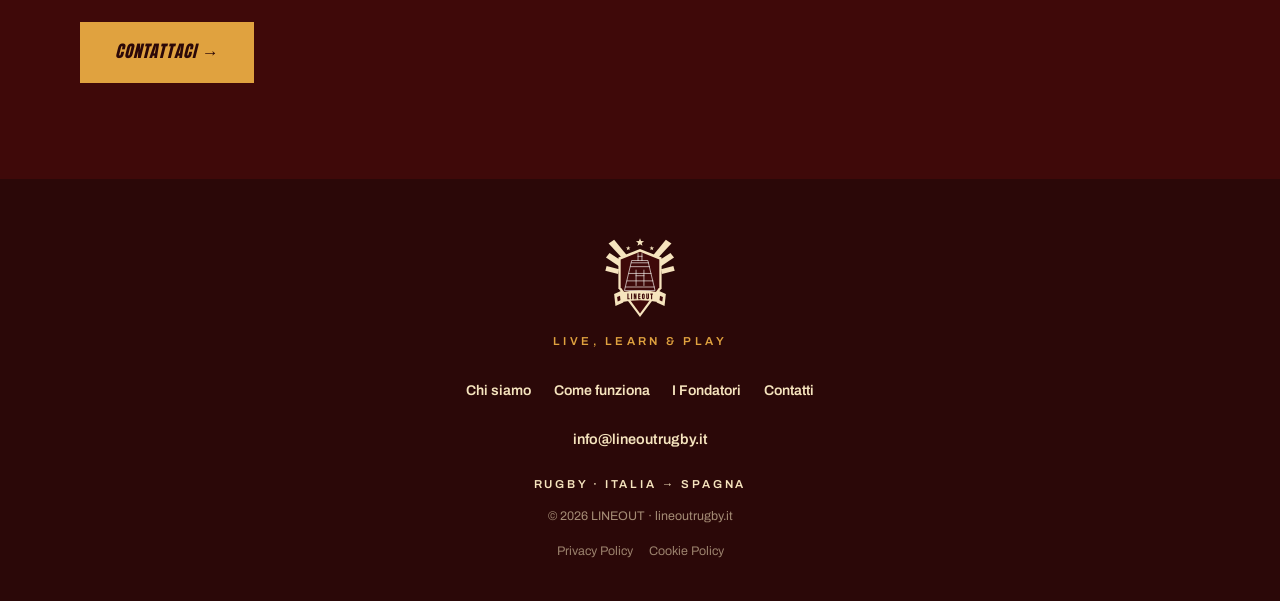
<file: fondatori.html>
<!DOCTYPE html>
<html lang="it" data-lang="it">
<head>
  <script type="text/javascript" src="https://embeds.iubenda.com/widgets/90a6a2e9-57ab-4371-9b48-1da4fa28368f.js"></script>
  <meta charset="UTF-8">
  <meta name="viewport" content="width=device-width, initial-scale=1.0">
  <title data-i18n="founders.title">I Fondatori — LINEOUT</title>
  <meta name="description" content="LINEOUT è stato fondato da tre giocatori attivi di Serie A Elite: Simone Brisighella, Nicolò Casilio e Fabio Ruaro. Tre giocatori, una visione.">
  <link rel="canonical" href="https://www.lineoutrugby.it/fondatori.html">
  <meta property="og:type" content="website">
  <meta property="og:site_name" content="LINEOUT">
  <meta property="og:title" content="I Fondatori — LINEOUT">
  <meta property="og:description" content="LINEOUT è stato fondato da tre giocatori attivi di Serie A Elite: Simone Brisighella, Nicolò Casilio e Fabio Ruaro. Tre giocatori, una visione.">
  <meta property="og:url" content="https://www.lineoutrugby.it/fondatori.html">
  <meta property="og:image" content="https://www.lineoutrugby.it/assets/photos/fondatori-coppa.jpg">
  <meta property="og:locale" content="it_IT">
  <meta name="twitter:card" content="summary_large_image">
  <link rel="icon" type="image/svg+xml" href="assets/crest.svg">
  <link rel="preload" href="assets/fonts/anton-latin.woff2" as="font" type="font/woff2" crossorigin>
  <link rel="preload" href="assets/fonts/archivo-latin.woff2" as="font" type="font/woff2" crossorigin>
  <link rel="stylesheet" href="css/style.css">
</head>
<body>

  <header class="site-header">
    <div class="container header-inner">
      <a href="index.html" class="brand">
        <img src="assets/crest.svg" alt="LINEOUT" class="brand-crest">
        <span class="brand-name">LINEOUT</span>
      </a>
      <button class="nav-toggle" id="nav-toggle" aria-expanded="false" aria-controls="nav-wrap" data-i18n-label="nav.menu" aria-label="Apri il menu">
        <span></span><span></span><span></span>
      </button>
      <div class="nav-wrap" id="nav-wrap">
        <nav class="site-nav">
          <a href="index.html#perche-noi" data-i18n="nav.about">Chi siamo</a>
          <a href="come-funziona.html" data-i18n="nav.how">Come funziona</a>
          <a href="fondatori.html" aria-current="page" data-i18n="nav.founders">I Fondatori</a>
          <a href="contatti.html" data-i18n="nav.contact">Contatti</a>
        </nav>
        <div class="lang-toggle" role="group" aria-label="Lingua / Idioma">
          <button class="lang-btn active" data-lang="it" aria-pressed="true">IT</button>
          <button class="lang-btn" data-lang="es" aria-pressed="false">ES</button>
        </div>
      </div>
    </div>
  </header>

  <main>

    <!-- HERO -->
    <section class="hero hero-page section-dark">
      <div class="container reveal">
        <p class="kicker kicker-amber" data-i18n="founders.kicker">I Fondatori</p>
        <h1 class="display" data-i18n="founders.h1">Tre giocatori. Una visione.</h1>
        <p class="hero-sub" data-i18n="founders.sub">LINEOUT è stato fondato da chi il rugby lo vive ogni settimana ad alto livello. Non consulenti, non manager: atleti attivi di Serie A Elite con esperienze nelle nazionali italiane.</p>
      </div>
    </section>

    <!-- CARD FONDATORI -->
    <section class="section section-carta">
      <div class="container">

        <article class="founder-row reveal">
          <div class="founder-photo">
            <img class="real" src="assets/photos/brisighella.jpg" width="1200" height="800" loading="lazy" decoding="async" style="object-position: 44% 50%;" data-i18n-alt="founders.sb.photo.alt" alt="Simone Brisighella in azione con la maglia del Valorugby Emilia">
          </div>
          <div>
            <h2 class="founder-name">Simone Brisighella</h2>
            <dl class="founder-meta">
              <dt data-i18n="founders.label.position">Posizione</dt>
              <dd data-i18n="founders.sb.position">Estremo / Mediano d’apertura</dd>
              <dt data-i18n="founders.label.club">Club attuale</dt>
              <dd data-i18n="founders.sb.club">Valorugby Emilia (Serie A Elite)</dd>
              <dt data-i18n="founders.label.born">Nato</dt>
              <dd data-i18n="founders.sb.born">Parma, 19 luglio 2004 (21 anni)</dd>
            </dl>
            <p class="founder-career" data-i18n="founders.sb.career">Cresciuto nelle giovanili di Viadana, ha esordito in Serie A Elite con la maglia giallonera. Entrato nell’Accademia federale delle Zebre, ha debuttato in United Rugby Championship contro l’Ulster. Nella stagione 2025/2026, con il Valorugby Emilia, ha vinto lo Scudetto e la Coppa Italia, oltre al doppio premio MVP della Serie A Elite e Miglior Under 23 del campionato (unico a vincere entrambi nella prima edizione degli Awards). Con l’Italia ha indossato la maglia dell’Under 18, Under 19, Under 20 (Sei Nazioni e Mondiali 2024), Seven e Italy XV nel 2026.</p>
          </div>
        </article>

        <article class="founder-row flip reveal">
          <div class="founder-photo">
            <img class="real" src="assets/photos/casilio.jpg" width="496" height="620" loading="lazy" decoding="async" data-i18n-alt="founders.nc.photo.alt" alt="Nicolò Casilio entra in campo allo stadio per la finale Scudetto">
          </div>
          <div>
            <h2 class="founder-name">Nicolò Casilio</h2>
            <dl class="founder-meta">
              <dt data-i18n="founders.label.position">Posizione</dt>
              <dd data-i18n="founders.nc.position">Mediano di mischia</dd>
              <dt data-i18n="founders.label.club">Club attuale</dt>
              <dd data-i18n="founders.nc.club">Valorugby Emilia (Serie A Elite)</dd>
              <dt data-i18n="founders.label.born">Nato</dt>
              <dd data-i18n="founders.nc.born">L’Aquila, 12 ottobre 1998 (27 anni)</dd>
            </dl>
            <p class="founder-career" data-i18n="founders.nc.career">Cresciuto nella storica piazza rugbistica de L’Aquila, è entrato nell’Accademia Nazionale Ivan Francescato. Ha vinto lo Scudetto con Calvisano nel 2019. Ha poi disputato cinque stagioni di United Rugby Championship prima con le Zebre Parma (32 presenze) poi con il Benetton Treviso, con cui ha giocato anche in EPCR Challenge Cup. Con l’Italia ha percorso tutta la trafila Under 17, Under 18, Under 20 (Sei Nazioni e Mondiali di categoria 2018) e nel 2026 è stato convocato con l’Italy XV per i test contro il Cile. Nel 2026 ha vinto lo Scudetto e la Coppa Italia con il Valorugby Emilia: dei tre fondatori è il più esperto, con due Scudetti e cinque stagioni da professionista a livello internazionale alle spalle.</p>
          </div>
        </article>

        <article class="founder-row reveal">
          <div class="founder-photo">
            <img class="real" src="assets/photos/ruaro.jpg" width="1200" height="800" loading="lazy" decoding="async" style="object-position: 51% 50%;" data-i18n-alt="founders.fr.photo.alt" alt="Fabio Ruaro palla in mano con la maglia del Valorugby Emilia">
          </div>
          <div>
            <h2 class="founder-name">Fabio Ruaro</h2>
            <dl class="founder-meta">
              <dt data-i18n="founders.label.position">Posizione</dt>
              <dd data-i18n="founders.fr.position">Terza linea (n.8)</dd>
              <dt data-i18n="founders.label.club">Club attuale</dt>
              <dd data-i18n="founders.fr.club">Valorugby Emilia (Serie A Elite)</dd>
              <dt data-i18n="founders.label.born">Nato</dt>
              <dd data-i18n="founders.fr.born">Monaco di Baviera, 23 settembre 2003 (22 anni)</dd>
            </dl>
            <p class="founder-career" data-i18n="founders.fr.career">Tre anni all’accademia zonale federale a Milano. Ha giocato in Serie A con il Rugby Parma, rappresentando le nazionali giovanili Under 19 e Under 20 (Sei Nazioni e Mondiale in Sudafrica). Arrivato al Valorugby Emilia nel 2023, si è conquistato la maglia da titolare come numero 8 già nella prima stagione. Nella stagione 2025/2026 ha vinto lo Scudetto e la Coppa Italia con il Valorugby Emilia ed è stato tra i nominati al premio Miglior Under 23 della Serie A Elite.</p>
          </div>
        </article>

      </div>
    </section>

    <!-- TUTTI E TRE INSIEME -->
    <section class="hero section section-dark">
      <div class="container reveal">
        <div class="together-photo">
          <img class="real" src="assets/photos/fondatori-coppa.jpg" width="1600" height="1066" loading="lazy" decoding="async" data-i18n-alt="founders.together.alt" alt="I tre fondatori in maglia Valorugby Emilia con la Coppa Italia">
        </div>
        <p class="together-text" data-i18n="founders.together.text">Tutti e tre al Valorugby Emilia, campioni d’Italia 2026: Scudetto e Coppa Italia nella stessa stagione. Stessa squadra, stessa visione. LINEOUT nasce dal campo, non da un ufficio.</p>
        <a href="contatti.html" class="btn btn-primary" data-i18n="founders.together.cta">Contattaci →</a>
      </div>
    </section>

  </main>

  <footer class="site-footer">
    <div class="container">
      <img src="assets/crest.svg" alt="" class="footer-crest">
      <p class="footer-tagline">Live, Learn &amp; Play</p>
      <nav class="footer-nav">
        <a href="index.html#perche-noi" data-i18n="nav.about">Chi siamo</a>
        <a href="come-funziona.html" data-i18n="nav.how">Come funziona</a>
        <a href="fondatori.html" data-i18n="nav.founders">I Fondatori</a>
        <a href="contatti.html" data-i18n="nav.contact">Contatti</a>
      </nav>
      <a class="footer-email" href="mailto:info@lineoutrugby.it">info@lineoutrugby.it</a>
      <p class="footer-line" data-i18n="footer.line">Rugby · Italia → Spagna</p>
      <p class="footer-copy" data-i18n="footer.copy">© 2026 LINEOUT · lineoutrugby.it</p>
      <div class="footer-legal">
        <a href="https://www.iubenda.com/privacy-policy/45017951" class="iubenda-white iubenda-noiframe iubenda-embed" title="Privacy Policy">Privacy Policy</a>
        <a href="https://www.iubenda.com/privacy-policy/45017951/cookie-policy" class="iubenda-white iubenda-noiframe iubenda-embed" title="Cookie Policy">Cookie Policy</a>
      </div>
    </div>
  </footer>

  <script src="js/i18n.js"></script>
  <script type="text/javascript">(function (w,d) {var loader = function () {var s = d.createElement("script"), tag = d.getElementsByTagName("script")[0]; s.src="https://cdn.iubenda.com/iubenda.js"; tag.parentNode.insertBefore(s,tag);}; if(w.addEventListener){w.addEventListener("load", loader, false);}else if(w.attachEvent){w.attachEvent("onload", loader);}else{w.onload = loader;}})(window, document);</script>
</body>
</html>
</file>
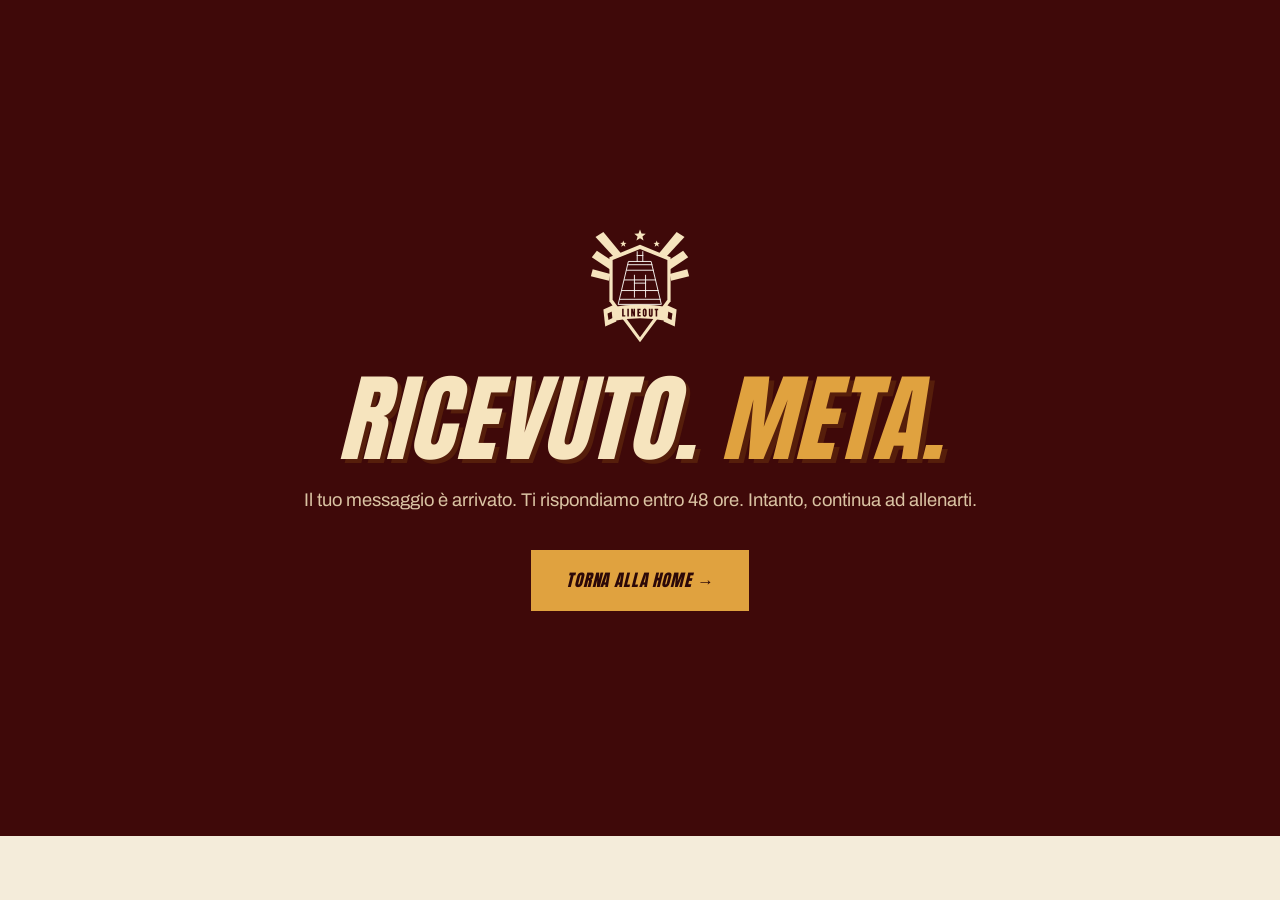
<file: grazie.html>
<!DOCTYPE html>
<html lang="it" data-lang="it">
<head>
  <script type="text/javascript" src="https://embeds.iubenda.com/widgets/90a6a2e9-57ab-4371-9b48-1da4fa28368f.js"></script>
  <meta charset="UTF-8">
  <meta name="viewport" content="width=device-width, initial-scale=1.0">
  <title data-i18n="thanks.title">Messaggio ricevuto — LINEOUT</title>
  <meta name="robots" content="noindex">
  <link rel="icon" type="image/svg+xml" href="assets/crest.svg">
  <link rel="stylesheet" href="css/style.css">
</head>
<body>

  <main>
    <section class="hero hero-home section-dark cta">
      <div class="container">
        <img src="assets/crest.svg" alt="" style="height: 120px; margin: 0 auto 1.5rem;">
        <h1 class="display" data-i18n="thanks.h1">Ricevuto. <span class="amber">Meta.</span></h1>
        <p class="cta-sub" data-i18n="thanks.text">Il tuo messaggio è arrivato. Ti rispondiamo entro 48 ore. Intanto, continua ad allenarti.</p>
        <a href="index.html" class="btn btn-primary" data-i18n="thanks.btn">Torna alla home →</a>
      </div>
    </section>
  </main>

  <script src="js/i18n.js"></script>
</body>
</html>
</file>
<file: css/style.css>
/* LINE OUT — Identità visiva v1.0
   Granata, crema e una scintilla d'ambra. Niente gradienti, niente blu.
   Mobile first — breakpoint principale 768px, fondatori alternati ≥900px. */

@font-face {
  font-family: 'Anton';
  font-style: normal;
  font-weight: 400;
  font-display: swap;
  src: url('../assets/fonts/anton-latin.woff2') format('woff2');
}

@font-face {
  font-family: 'Archivo';
  font-style: normal;
  font-weight: 100 900;
  font-display: swap;
  src: url('../assets/fonts/archivo-latin.woff2') format('woff2');
}

@font-face {
  font-family: 'Archivo';
  font-style: italic;
  font-weight: 100 900;
  font-display: swap;
  src: url('../assets/fonts/archivo-italic-latin.woff2') format('woff2');
}

:root {
  --granata:        #3F0909;
  --granata-chiaro: #731C20;
  --ambra:          #E0A23F;
  --ambra-scura:    #A96A14;
  --crema:          #F6E4BE;
  --sabbia:         #E7D6B3;
  --carta:          #F4ECDA;
  --gesso:          #FDFBF6;
  --inchiostro:     #2B0808;
}

* { margin: 0; padding: 0; box-sizing: border-box; }

html { scroll-behavior: smooth; }

body {
  font-family: 'Archivo', sans-serif;
  font-weight: 400;
  font-size: 17px;
  line-height: 1.65;
  color: var(--granata);
  background: var(--carta);
}

img { max-width: 100%; display: block; }

.container { width: min(1120px, 92%); margin: 0 auto; }

:focus-visible {
  outline: 3px solid var(--granata-chiaro);
  outline-offset: 2px;
}

.section-dark :focus-visible,
.site-header :focus-visible,
.site-footer :focus-visible {
  outline-color: var(--crema);
}

/* ---------- Tipografia ---------- */

.display {
  font-family: 'Anton', sans-serif;
  font-style: italic;
  text-transform: uppercase;
  font-weight: 400;
  font-size: clamp(2.75rem, 7.5vw, 6rem);
  line-height: 1.04;
  letter-spacing: 0.01em;
  color: var(--crema);
  text-shadow: 0.045em 0.045em 0 rgba(169, 106, 20, 0.22);
}

.display-dark {
  color: var(--granata);
  text-shadow: 0.045em 0.045em 0 rgba(169, 106, 20, 0.18);
}

.h2 {
  font-family: 'Archivo', sans-serif;
  font-weight: 800;
  font-size: clamp(1.9rem, 4vw, 2.8rem);
  line-height: 1.15;
  color: var(--granata);
}

.h2-crema { color: var(--crema); }

.kicker {
  font-weight: 600;
  text-transform: uppercase;
  letter-spacing: 0.12em;
  font-size: 0.78rem;
  color: var(--granata-chiaro);
  margin-bottom: 0.9rem;
}

.kicker-amber { color: var(--ambra); }

.amber { color: var(--ambra); }

.lead { font-size: 1.1rem; max-width: 40em; }

/* ---------- Bottoni ---------- */

.btn {
  display: inline-block;
  font-family: 'Anton', sans-serif;
  font-style: italic;
  text-transform: uppercase;
  letter-spacing: 0.05em;
  font-size: 1.05rem;
  text-decoration: none;
  padding: 0.85rem 2rem;
  border: 3px solid transparent;
  transition: transform 0.15s ease, background 0.15s ease, color 0.15s ease, border-color 0.15s ease;
}

.btn:hover { transform: translateY(-2px); }

.btn-primary {
  background: var(--ambra);
  color: var(--inchiostro);
  border-color: var(--ambra);
}

.btn-primary:hover { background: var(--crema); border-color: var(--crema); }

.btn-secondary {
  background: transparent;
  color: var(--crema);
  border-color: var(--crema);
}

.btn-secondary:hover { background: var(--crema); color: var(--granata); }

.btn-granata {
  background: var(--granata);
  color: var(--crema);
  border-color: var(--granata);
  cursor: pointer;
  font-family: 'Anton', sans-serif;
}

.btn-granata:hover { background: var(--granata-chiaro); border-color: var(--granata-chiaro); }

/* ---------- Header / Nav ---------- */

.site-header {
  position: sticky;
  top: 0;
  z-index: 50;
  background: var(--granata);
  border-bottom: 1px solid var(--granata-chiaro);
}

.header-inner {
  display: flex;
  align-items: center;
  justify-content: space-between;
  gap: 1rem;
  padding: 0.65rem 0;
}

.brand {
  display: flex;
  align-items: center;
  gap: 0.7rem;
  text-decoration: none;
  flex-shrink: 0;
}

.brand-crest { height: 46px; width: auto; }

.brand-name {
  font-family: 'Anton', sans-serif;
  font-style: italic;
  font-size: 1.35rem;
  letter-spacing: 0.04em;
  color: var(--crema);
}

.nav-wrap {
  display: none;
  position: absolute;
  top: 100%;
  left: 0;
  right: 0;
  background: var(--granata);
  border-bottom: 1px solid var(--granata-chiaro);
  padding: 1.2rem 4% 1.5rem;
  flex-direction: column;
  align-items: flex-start;
  gap: 1.1rem;
}

.nav-wrap.open { display: flex; }

.site-nav {
  display: flex;
  flex-direction: column;
  gap: 1.1rem;
}

.site-nav a {
  font-weight: 600;
  font-size: 0.95rem;
  text-decoration: none;
  color: var(--crema);
}

.site-nav a:hover,
.site-nav a[aria-current="page"] { color: var(--ambra); }

.lang-toggle {
  display: inline-flex;
  border: 2px solid var(--crema);
  border-radius: 999px;
  overflow: hidden;
}

.lang-btn {
  font-family: 'Archivo', sans-serif;
  font-weight: 700;
  font-size: 0.78rem;
  letter-spacing: 0.08em;
  background: transparent;
  color: var(--crema);
  border: none;
  padding: 0.35rem 0.85rem;
  cursor: pointer;
}

.lang-btn.active {
  background: var(--crema);
  color: var(--granata);
}

.nav-toggle {
  display: flex;
  flex-direction: column;
  gap: 5px;
  background: none;
  border: none;
  cursor: pointer;
  padding: 8px;
}

.nav-toggle span {
  display: block;
  width: 26px;
  height: 3px;
  background: var(--crema);
}

@media (min-width: 768px) {
  .nav-toggle { display: none; }

  .nav-wrap {
    display: flex;
    position: static;
    flex-direction: row;
    align-items: center;
    gap: 1.8rem;
    background: none;
    border: none;
    padding: 0;
  }

  .site-nav { flex-direction: row; gap: 1.6rem; }
}

/* ---------- Hero + pattern chevron (signature element) ---------- */

.hero {
  background-color: var(--granata);
  background-image: url("data:image/svg+xml,%3Csvg xmlns='http://www.w3.org/2000/svg' width='72' height='72'%3E%3Cg fill='none' stroke='%232B0808' stroke-width='5' stroke-opacity='0.28'%3E%3Cpath d='M8 18l18 18-18 18'/%3E%3Cpath d='M38 18l18 18-18 18'/%3E%3C/g%3E%3C/svg%3E");
  color: var(--crema);
}

.hero-home {
  min-height: calc(100vh - 64px);
  display: flex;
  align-items: center;
  padding: 4rem 0;
}

.hero-inner {
  display: grid;
  gap: 3rem;
  align-items: center;
}

.hero-sub {
  font-size: 1.18rem;
  color: rgba(246, 228, 190, 0.82);
  max-width: 36em;
  margin: 1.4rem 0 2.2rem;
}

.hero-actions { display: flex; flex-wrap: wrap; gap: 1rem; }

.hero-crest { text-align: center; }

.hero-crest img {
  width: min(280px, 64%);
  height: auto;
  margin: 0 auto;
  transform: rotate(-3deg);
  filter: drop-shadow(10px 14px 0 rgba(43, 8, 8, 0.55));
}

@media (min-width: 768px) {
  .hero-inner { grid-template-columns: 1.2fr 0.8fr; }
  .hero-crest { order: 1; }
}

.hero-page { padding: 4.5rem 0; }

.hero-page .hero-sub { margin-bottom: 0; }

/* ---------- Sezioni ---------- */

.section { padding: 4.5rem 0; }

.section-carta { background: var(--carta); }
.section-sabbia { background: var(--sabbia); }

.section-dark {
  background: var(--granata);
  color: var(--crema);
}

.section-dark .lead { color: var(--crema); }

.section-head { margin-bottom: 2.8rem; }
.section-head .lead { margin-top: 1rem; }

@media (min-width: 768px) {
  .section { padding: 6rem 0; }
}

/* ---------- Card "Cosa facciamo" ---------- */

.what-grid { display: grid; gap: 1.3rem; }

@media (min-width: 768px) {
  .what-grid { grid-template-columns: 1fr 1fr; gap: 1.6rem; }
}

.what-card {
  background: var(--gesso);
  border-left: 3px solid var(--granata-chiaro);
  padding: 1.8rem 1.6rem;
}

.what-card-top {
  display: flex;
  align-items: center;
  gap: 0.9rem;
  margin-bottom: 0.9rem;
}

.what-card-top svg {
  width: 34px;
  height: 34px;
  stroke: var(--granata-chiaro);
  flex-shrink: 0;
}

.what-num {
  font-family: 'Anton', sans-serif;
  font-style: italic;
  font-size: 1.1rem;
  color: var(--ambra-scura);
}

.what-card h3 {
  font-weight: 800;
  text-transform: uppercase;
  letter-spacing: 0.04em;
  font-size: 1.15rem;
  color: var(--granata);
}

.what-card p { font-size: 1rem; margin-top: 0.6rem; }

/* ---------- Perché noi: numeri ---------- */

.why-text { margin: 1.2rem 0 2.8rem; }

.stats { display: grid; gap: 2rem; margin-bottom: 2.5rem; }

@media (min-width: 768px) { .stats { grid-template-columns: repeat(3, 1fr); } }

.stat-num {
  font-family: 'Anton', sans-serif;
  font-style: italic;
  font-size: clamp(3.4rem, 6vw, 5rem);
  line-height: 1;
  color: var(--ambra);
}

.stat-label {
  margin-top: 0.6rem;
  font-size: 0.95rem;
  color: rgba(246, 228, 190, 0.85);
  max-width: 22em;
}

.link-arrow {
  font-weight: 700;
  text-decoration: none;
  color: var(--ambra);
  letter-spacing: 0.04em;
}

.link-arrow:hover { color: var(--crema); }

/* ---------- Step (home) ---------- */

.steps-row { display: flex; flex-direction: column; gap: 1rem; }

.step-card {
  background: var(--gesso);
  border-top: 4px solid var(--granata-chiaro);
  padding: 1.7rem 1.5rem;
  flex: 1;
}

.step-card h3 {
  font-family: 'Anton', sans-serif;
  font-style: italic;
  text-transform: uppercase;
  font-size: 1.3rem;
  color: var(--granata);
  margin-bottom: 0.6rem;
}

.step-card p { font-size: 1rem; }

.step-arrow {
  font-family: 'Anton', sans-serif;
  font-size: 1.8rem;
  color: var(--ambra-scura);
  align-self: center;
  transform: rotate(90deg);
}

@media (min-width: 768px) {
  .steps-row { flex-direction: row; align-items: stretch; gap: 0.8rem; }
  .step-arrow { transform: none; padding: 0 0.2rem; }
}

.steps-note {
  margin-top: 2.2rem;
  font-style: italic;
  font-size: 0.92rem;
  color: var(--granata);
  max-width: 56em;
}

/* ---------- Step dettagliati (come-funziona.html) ---------- */

.bigsteps { display: grid; gap: 1.4rem; }

.bigstep {
  background: var(--gesso);
  border-left: 3px solid var(--granata-chiaro);
  padding: 2rem 1.7rem;
  display: grid;
  gap: 0.4rem 1.6rem;
}

.bigstep-num {
  font-family: 'Anton', sans-serif;
  font-style: italic;
  font-size: 2.6rem;
  line-height: 1;
  color: var(--ambra);
}

.bigstep h3 {
  font-weight: 800;
  text-transform: uppercase;
  letter-spacing: 0.04em;
  font-size: 1.25rem;
  color: var(--granata);
  align-self: end;
}

.bigstep p { grid-column: 1 / -1; }

@media (min-width: 768px) {
  .bigstep { grid-template-columns: auto 1fr; align-items: center; }
  .bigstep p { grid-column: 2; }
  .bigstep h3 { align-self: center; }
}

/* ---------- FAQ ---------- */

.faq-list { display: grid; gap: 0.9rem; max-width: 50rem; }

.faq {
  background: var(--gesso);
  border-left: 3px solid var(--granata-chiaro);
}

.faq summary {
  list-style: none;
  cursor: pointer;
  display: flex;
  align-items: center;
  justify-content: space-between;
  gap: 1rem;
  padding: 1.1rem 1.4rem;
  font-weight: 700;
  font-size: 1.02rem;
  color: var(--granata);
}

.faq summary::-webkit-details-marker { display: none; }

.faq summary::after {
  content: '+';
  font-family: 'Anton', sans-serif;
  font-size: 1.4rem;
  color: var(--ambra-scura);
  transition: transform 0.2s ease;
  flex-shrink: 0;
}

.faq[open] summary::after { transform: rotate(45deg); }

.faq p { padding: 0 1.4rem 1.2rem; font-size: 0.98rem; }

/* ---------- L'idea ---------- */

.idea-text { margin-top: 1.2rem; font-size: 1.1rem; max-width: 44em; color: var(--inchiostro); }

/* ---------- Fondatori ---------- */

.founder-row {
  display: grid;
  gap: 1.6rem;
  padding: 2.6rem 0;
  border-bottom: 1px solid var(--sabbia);
}

.founder-row:last-of-type { border-bottom: none; }

.founder-photo {
  background: var(--granata);
  aspect-ratio: 4 / 5;
  max-width: 380px;
  display: flex;
  align-items: center;
  justify-content: center;
}

.founder-photo img.placeholder { width: 55%; opacity: 0.3; }

.founder-photo img.real { width: 100%; height: 100%; object-fit: cover; }

.founder-name {
  font-family: 'Anton', sans-serif;
  font-style: italic;
  text-transform: uppercase;
  font-size: clamp(1.7rem, 3.4vw, 2.3rem);
  color: var(--granata);
  text-shadow: 0.05em 0.05em 0 rgba(169, 106, 20, 0.18);
}

.founder-meta {
  display: grid;
  gap: 0.25rem;
  margin: 1.1rem 0 1.2rem;
  font-size: 0.95rem;
}

.founder-meta dt {
  font-weight: 600;
  text-transform: uppercase;
  letter-spacing: 0.12em;
  font-size: 0.72rem;
  color: var(--ambra-scura);
  margin-top: 0.5rem;
}

.founder-career { font-size: 1rem; }

.founder-quote {
  margin-top: 1.4rem;
  background: var(--crema);
  border-left: 3px solid var(--ambra);
  padding: 1.1rem 1.3rem;
  font-style: italic;
  font-size: 1rem;
}

@media (min-width: 900px) {
  .founder-row {
    grid-template-columns: 380px 1fr;
    gap: 3rem;
    align-items: start;
  }

  .founder-row.flip { grid-template-columns: 1fr 380px; }

  .founder-row.flip .founder-photo { order: 1; }
}

.together-photo {
  background: var(--inchiostro);
  aspect-ratio: 16 / 9;
  display: flex;
  align-items: center;
  justify-content: center;
  margin-bottom: 2rem;
}

.together-photo img.placeholder { width: 22%; opacity: 0.35; }

.together-photo img.real { width: 100%; height: 100%; object-fit: cover; }

.together-text { font-size: 1.15rem; max-width: 38em; margin-bottom: 2rem; }

/* ---------- Contatti ---------- */

.contact-split { display: grid; min-height: calc(100vh - 64px); }

.contact-left {
  background-color: var(--granata);
  background-image: url("data:image/svg+xml,%3Csvg xmlns='http://www.w3.org/2000/svg' width='72' height='72'%3E%3Cg fill='none' stroke='%232B0808' stroke-width='5' stroke-opacity='0.28'%3E%3Cpath d='M8 18l18 18-18 18'/%3E%3Cpath d='M38 18l18 18-18 18'/%3E%3C/g%3E%3C/svg%3E");
  color: var(--crema);
  padding: 4rem 6%;
  display: flex;
  flex-direction: column;
  justify-content: center;
}

.contact-left .lead { color: rgba(246, 228, 190, 0.85); margin: 1.3rem 0 1.8rem; }

.contact-email {
  font-family: 'Anton', sans-serif;
  font-style: italic;
  font-size: 1.4rem;
  color: var(--ambra);
  text-decoration: none;
  word-break: break-all;
}

.contact-email:hover { color: var(--crema); }

.contact-infos { margin-top: 2.2rem; display: grid; gap: 0.9rem; }

.contact-info {
  display: flex;
  align-items: center;
  gap: 0.8rem;
  font-size: 0.95rem;
}

.contact-info svg {
  width: 22px;
  height: 22px;
  stroke: var(--ambra);
  flex-shrink: 0;
}

.contact-right {
  background: var(--carta);
  padding: 4rem 6%;
  display: flex;
  align-items: center;
}

.contact-form { width: 100%; max-width: 480px; display: grid; gap: 1.1rem; }

.field { display: grid; gap: 0.35rem; }

.field label {
  font-weight: 600;
  text-transform: uppercase;
  letter-spacing: 0.12em;
  font-size: 0.75rem;
  color: var(--granata);
}

.field input,
.field textarea {
  font-family: 'Archivo', sans-serif;
  font-size: 1rem;
  color: var(--inchiostro);
  background: var(--gesso);
  border: 2px solid var(--sabbia);
  padding: 0.75rem 0.9rem;
}

.field input:focus,
.field textarea:focus {
  outline: 3px solid var(--granata-chiaro);
  outline-offset: 0;
  border-color: var(--granata-chiaro);
}

.field textarea { min-height: 140px; resize: vertical; }

.form-error {
  background: var(--granata-chiaro);
  color: var(--crema);
  font-size: 0.92rem;
  padding: 0.8rem 1rem;
}

.btn-granata:disabled { opacity: 0.6; cursor: wait; transform: none; }

@media (min-width: 768px) {
  .contact-split { grid-template-columns: 1fr 1fr; }
}

/* ---------- CTA finale ---------- */

.cta { text-align: center; }

.cta .display { margin-bottom: 1rem; }

.cta-sub { font-size: 1.15rem; color: rgba(246, 228, 190, 0.85); margin-bottom: 2.2rem; }

/* ---------- Footer ---------- */

.site-footer {
  background: var(--inchiostro);
  color: var(--crema);
  padding: 3.5rem 0 2.5rem;
  text-align: center;
}

.footer-crest { height: 84px; margin: 0 auto 0.8rem; }

.footer-tagline {
  font-weight: 600;
  text-transform: uppercase;
  letter-spacing: 0.3em;
  font-size: 0.72rem;
  color: var(--ambra);
}

.footer-nav {
  display: flex;
  flex-wrap: wrap;
  justify-content: center;
  gap: 1.4rem;
  margin: 1.8rem 0 1.4rem;
}

.footer-nav a {
  font-weight: 600;
  font-size: 0.88rem;
  text-decoration: none;
  color: var(--crema);
}

.footer-nav a:hover { color: var(--ambra); }

.footer-email { color: var(--crema); text-decoration: none; font-weight: 600; font-size: 0.9rem; }
.footer-email:hover { color: var(--ambra); }

.footer-line {
  text-transform: uppercase;
  letter-spacing: 0.25em;
  font-size: 0.72rem;
  font-weight: 600;
  margin-top: 1.4rem;
}

.footer-copy { margin-top: 0.7rem; font-size: 0.78rem; opacity: 0.6; }

.footer-legal { margin-top: 0.9rem; display: flex; gap: 1rem; justify-content: center; flex-wrap: wrap; }
.footer-legal a { font-size: 0.78rem; color: var(--crema); opacity: 0.55; text-decoration: none; }
.footer-legal a:hover { opacity: 1; color: var(--ambra); }

/* ---------- Reveal ---------- */

.reveal {
  opacity: 0;
  transform: translateY(18px);
  transition: opacity 0.6s ease, transform 0.6s ease;
}

.reveal.visible { opacity: 1; transform: none; }

@media (prefers-reduced-motion: reduce) {
  html { scroll-behavior: auto; }
  .reveal { opacity: 1; transform: none; transition: none; }
  .btn, .faq summary::after { transition: none; }
}
</file>
